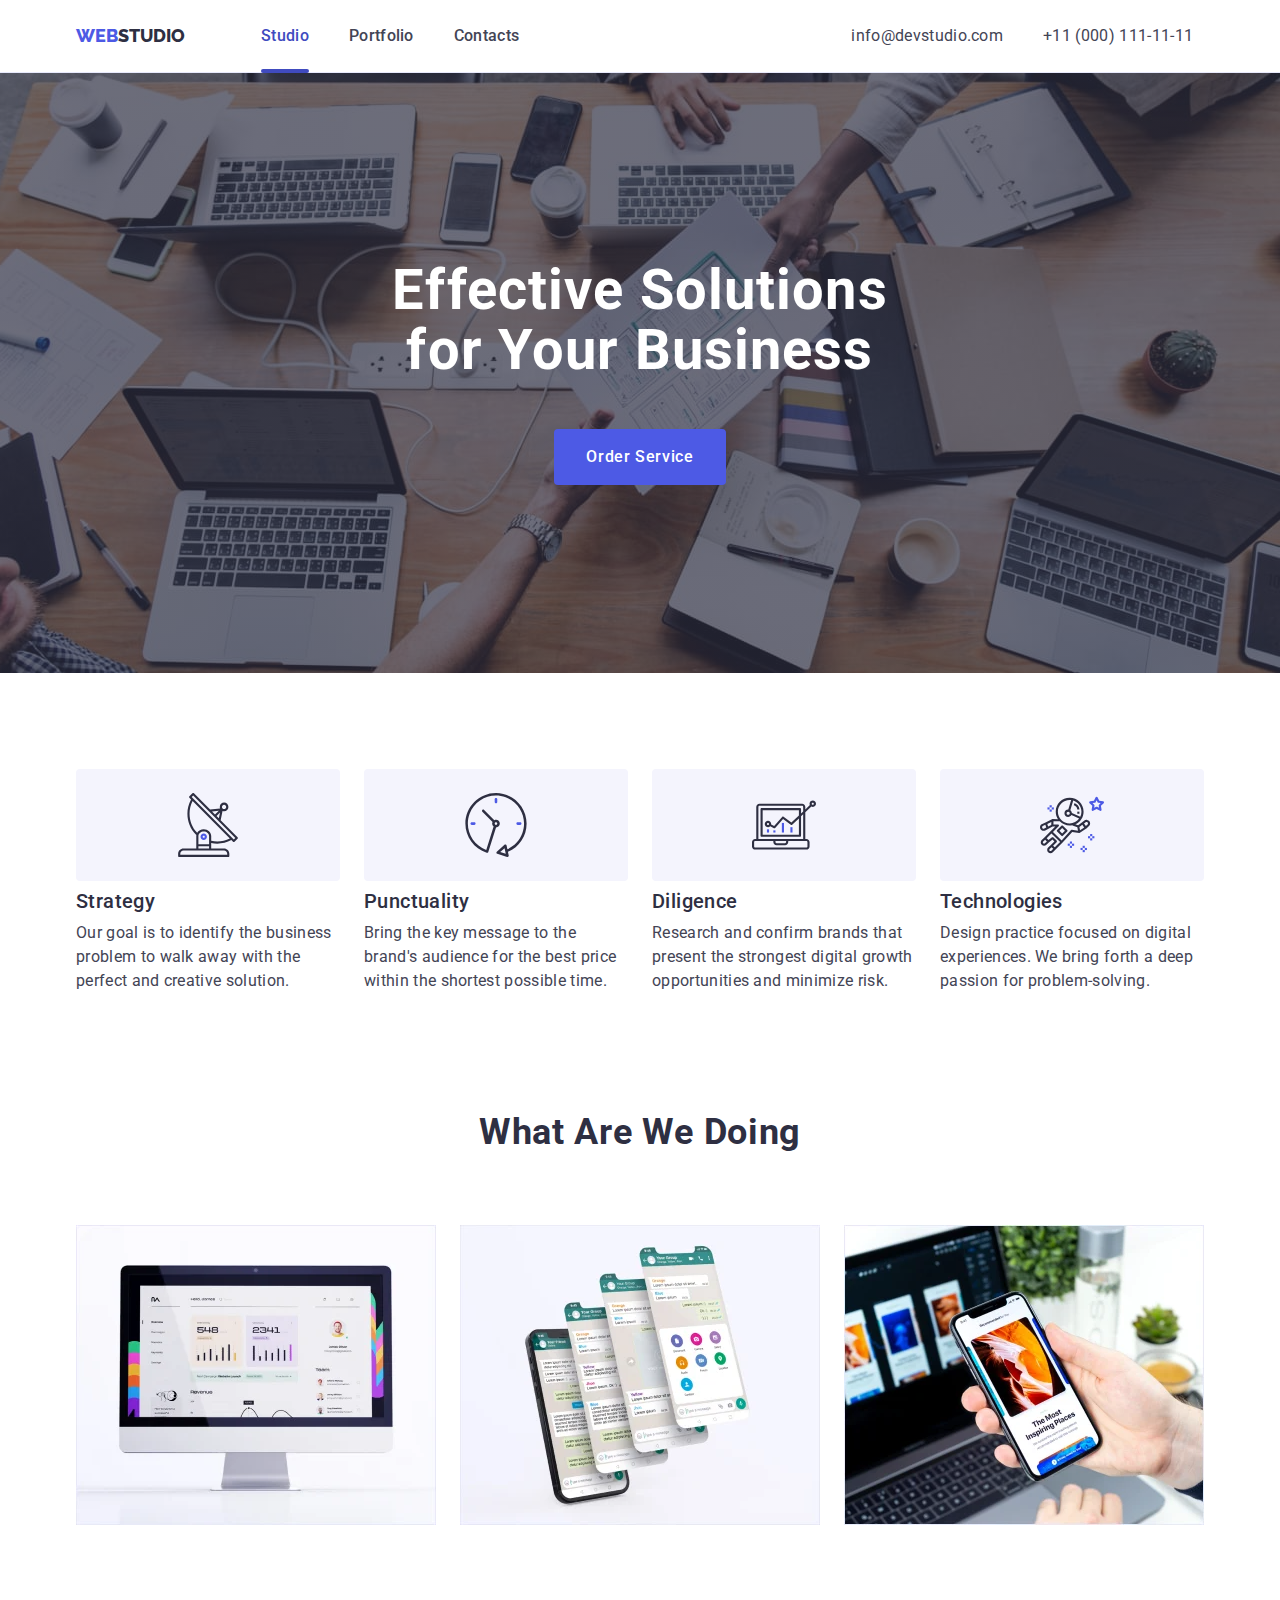
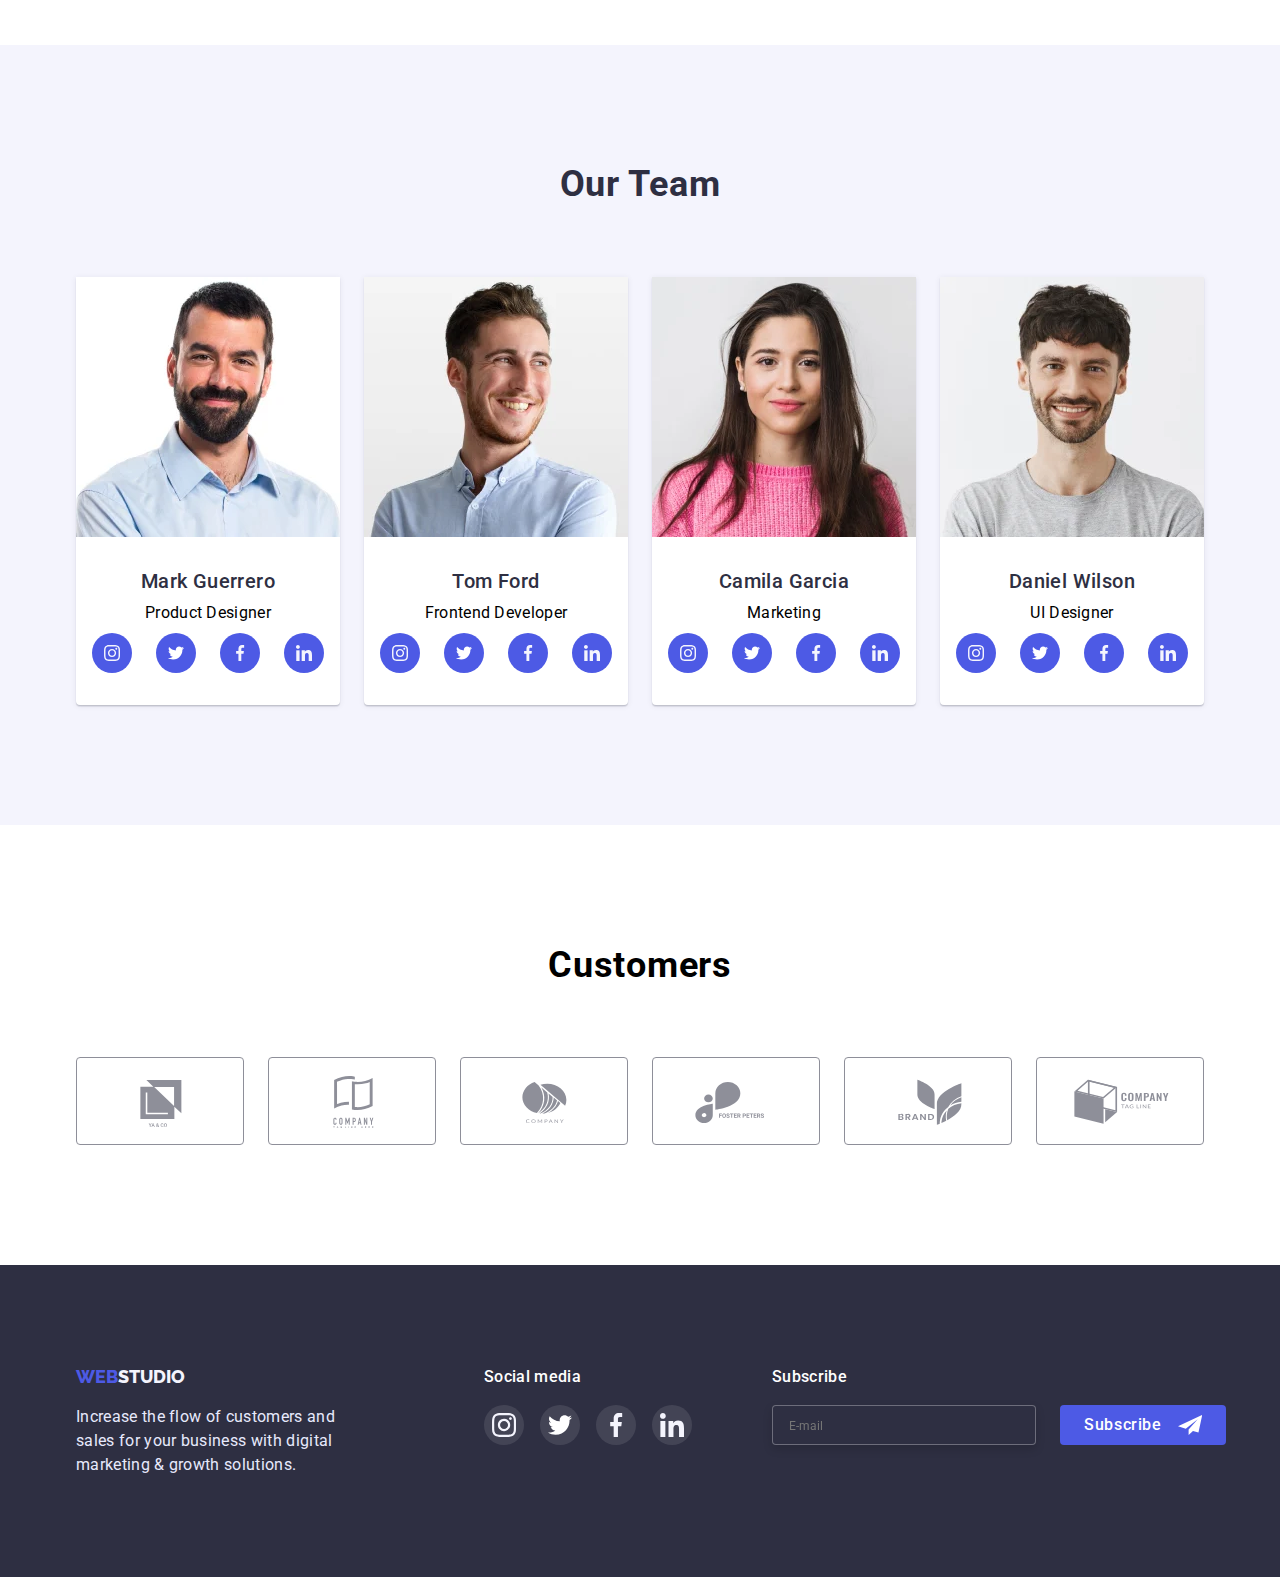
<file: index.html>
<!DOCTYPE html>
<html lang="en">
<head>
    <meta charset="UTF-8">
    <meta http-equiv="X-UA-Compatible" content="IE=edge">
    <meta name="viewport" content="width=device-width, initial-scale=1.0">
    <title>Main page</title>
    <link rel="preconnect" href="https://fonts.googleapis.com"><link rel="preconnect" href="https://fonts.gstatic.com" crossorigin><link href="https://fonts.googleapis.com/css2?family=Raleway:wght@800&family=Roboto:wght@400;500;700&display=swap" rel="stylesheet">
    <link rel="stylesheet" href="https://cdnjs.cloudflare.com/ajax/libs/modern-normalize/1.1.0/modern-normalize.css">
    <link rel="stylesheet" href="./css/style.css">
    <link rel="stylesheet" href="./css/mobile-menu.css">
</head>
<body>
     <!-- Head -->
        <header class="header">
            <div class="header_container container">
                 <a class="logo" href="index.html"><span class="web">WEB</span><span class="studio">STUDIO</span></a>
                 <button type="button" class="menu-button js-open-menu " >
                    <svg  width="32" height="32" 
                    aria-label="Mobile menu switch">
                        <use class="icon-menu" href="./img/symbol-defs-2.svg#icon-button">
                        </use>
                    </svg>   
                </button>
                        <div class="menu-container" >
                            <nav class="header_container navigation">
                            <ul class="menu-list">
                                <li><a class="menu-link current" href="index.html">Studio</a></li>
                                <li><a class="menu-link" href="portfolio.html">Portfolio</a></li>
                                <li><a class="menu-link" href="index.html">Contacts</a></li>
                            </ul>
                        </nav>
                        
                        <ul class="contacts header_container">
                           <li><a class="mail" href="mailto:info@devstudio.com">info@devstudio.com</a></li>  
                           <li><a class="phone-number" href="tel:+110001111111">+11 (000) 111-11-11 </a></li>
                    </ul>
                       </div>
                    
                
                   
        
            </div>
            <div class="mobile-menu js-menu-container" >
                <div class="mobile-menu-container">
                <button class="mobile-menu_close-btn js-close-menu" >
                    <svg class="mobile-menu_close-icon"  width="8" height="8">
                        <use class="" href="./img/symbol-defs-2.svg#icon-close">
                        </use>
                    </svg>   
                </button>
                
                    <div class="mobile-first-div">
                        <ul class="mobile-menu-ul">
                            <li><a class="mobile-menu-link" href="index.html">Studio</a></li>
                            <li><a class="mobile-menu-link" href="portfolio.html">Portfolio</a></li>
                            <li><a class="mobile-menu-link-contacts" href="index.html">Contacts</a></li>
                        </ul>
                    </div>
                   
                    <ul class="mobile-contacts">
                        <li class="mobile-menu-li"><a class="phone-number-menu" href="tel:+110001111111">+11 (000) 111-11-11 </a></li>
                        <li><a class="mail-menu" href="mailto:info@devstudio.com">info@devstudio.com</a></li>  
                        
                 </ul>
                    <ul class="social-mobile-menu">
                        <li class="social-li">
                            <a class="link-social" href="https://www.instagram.com/" target="_blank" rel="noopener noreferrer">
                            <svg class="size-svg" width="16px" height="16px">
                                <use class="social-network" href="./img/symbol-defs.svg#icon-instagram-2">
                                </use></svg>
                            </a>
                        </li>
                        <li class="social-li">
                            <a class="link-social" href="https://twitter.com/" target="_blank" rel="noopener noreferrer">
                            <svg class="size-svg" width="16px" height="16px">
                                <use class="social-network" href="./img/symbol-defs.svg#icon-twitter-1">
                                </use>
                            </svg>
                        </a>
                        </li>
                        <li class="social-li">
                            <a class="link-social" href="https://www.facebook.com/" target="_blank" rel="noopener noreferrer">
                            <svg class="size-svg"  width="16px" height="16px" >
                                <use class="social-network" href="./img/symbol-defs.svg#icon-facebook-1">
                                </use>
                            </svg>
                        </a>
                        </li>
                        <li class="social-li">
                            <a class="link-social" href="https://www.linkedin.com/" target="_blank" rel="noopener noreferrer">
                            <svg class="size-svg">
                                <use class="social-network" href="./img/symbol-defs.svg#icon-linkedin-1">
                                </use>
                            </svg>
                        </a>
                        </li>
                    
                    </ul>
                   </div>
                </div>
                
                
            </div>
            </div>
        </header>
        <main>
             <!-- Section-1 -->
            <section class="section hero">   
                     <div class="container">
                        <h1 class="hero-h1">Effective Solutions   for Your Business</h1>
                    <button class="button"  type="button" data-modal-open >Order Service</button>
                     </div>
                     <div class="backdrop is-hidden " data-modal>
                        <div class="modal">
                        <button class="button-hero" data-modal-close type="button">
                            <svg class="svg-hero" width="8" height="8">
                                <path class="close" d="M8 0.805714L7.19429 0L4 3.19429L0.805714 0L0 0.805714L3.19429 4L0 7.19429L0.805714 8L4 4.80571L7.19429 8L8 7.19429L4.80571 4L8 0.805714Z" fill="black"/>
                                </svg>
                                </button>
                                <strong class="modal-title">Leave your contacts and we will call you back</strong>
                                <div class="form-field">
                                    <label for="name" class="form-label">Name</label>
                                    <input type="text" class="form-input" name="name" id="name">
                                    <svg class="svg-form" width="18px" height="24px">
                                        <use class="svg-use" href="./img/symbol-defs.svg#icon-Vector-1">
                                        </use>
                                    </svg>
                                </div>
                                <div class="form-field">
                                    <label for="phone" class="form-label">Phone</label>
                                     <input  type="tel" class="form-input"  name="phone_number" id="phone" 
                                     />
                                     <svg class="svg-form" width="18px" height="24px">
                                        <use class="svg-use" href="./img/symbol-defs.svg#icon-Vector">
                                        </use>
                                    </svg>
                                     
                                </div>
                                <div class="form-field">
                                    <label for="mail" class="form-label">Email</label>
                                    <input type="email" class=" form-input" name="mail" id="mail">
                                    <svg class="svg-form" width="18px" height="24px">
                                        <use class="svg-use" href="./img/symbol-defs.svg#icon-Vector-2">
                                        </use>
                                    </svg>
                                </div>
                                <div class="form-field">
                                    <label for="Comments" class="form-label">Comments</label>
                                    <textarea class="for-message" name="Comments" id="Comments" cols="30" rows="10"></textarea>
                                </div>
                                <label class="order-form-agree" for="">
                                    <input class="order-form-checkbox" type="checkbox" name="" id="">
                                
                                <span class="order-form-desc">
                                    I accept the terms and conditions of the <a class="order-form-link" href="">Privacy Policy</a> 
                                </span>
                            </label>
                                <button class="button-send" type="submit">Send</button>
                        </div>
                     </div>
               </section>
             
               
                <!-- Section-2 -->
               
                <section class="section post">
                   <div class="container">
                    <ul class="ul-container">
                        <li class="post-li">
                            <div class="post-background">
                                <svg width="64" height="64">
                                    <use href="./img/symbol-defs.svg#icon-antenna-1"></use>
                                </svg>
                            </div>
                            <h3 class="post-name"> Strategy</h3>
                            <p class="post-desription">Our goal is to identify the business problem to walk away with the perfect and creative solution.  </p>
                        </li>
                        <li class="post-li">
                            <div class="post-background">
                                <svg width="64" height="64">
                                    <use href="./img/symbol-defs.svg#icon-clock-1"></use>
                                </svg>
                            </div>
                            <h3 class="post-name">Punctuality</h3>
                             <p class="post-desription">Bring the key message to the brand's audience for the best price within the shortest possible time.</p>
                        </li>
                        <li class="post-li">
                            <div class="post-background">
                                <svg width="64" height="64">
                                    <use href="./img/symbol-defs.svg#icon-diagram-1"></use>
                                </svg>
                            </div>
                            <h3 class="post-name">Diligence</h3>
                            <p class="post-desription">Research and confirm brands that present the strongest digital growth opportunities and minimize risk.</p>
                        </li>
                        <li class="post-li">
                            <div class="post-background">
                                <svg width="64" height="64">
                                    <use href="./img/symbol-defs.svg#icon-astronaut-1"></use>
                                </svg>
                            </div>
                            <h3 class="post-name">Technologies</h3>
                            <p class="post-desription">Design practice focused on digital experiences. We bring forth a deep passion for problem-solving.</p>
                        </li>                
            
                    </ul>
                   </div>
                   
            </section>
          
              <!-- What are we doing -->
              <section class="section we-doing">
                <div class="container container-title">
                    <h2 class="title">What are we doing</h2>
                <ul class="title-ul">
                    <li class="title-li"><img
                        srcset="./img/what-are-we-doing/img_1desc@1x.webp 1x, ./img/what-are-we-doing/img_1desc@2x.webp 2x"
                        src="img/rectangle72.jpg" alt="Statistic" width="360" height="300" loading="lazy" > </li>
                    <li class="title-li"><img
                        srcset="./img/what-are-we-doing/img_2desc@1x.webp 1x, ./img/what-are-we-doing/img_2desc@2x.webp 2x"
                        src="img/rectangle71-1.jpg" alt="Addition" width="360" height="300" loading="lazy"></li>
                    <li class="title-li"><img
                        srcset="./img/what-are-we-doing/img_3desc@1x.webp 1x, ./img/what-are-we-doing/img_3desc@2x.webp 2x"
                        src="img/rectangle71.jpg" alt="Site" width="360" height="300" loading="lazy"></li>
                </ul>
                </div>
            </section> 
              <!-- our team --> 
             <section class="section section-our-team">
               <div class="container">
                
                <h2 class="personnal">Our Team</h2>
                <ul class="list-ul">
                    <li class="list-card"> 
                        <img
                        srcset="./img/our-team/img_mob@1x.webp 1x, ./img/our-team/img_mob@2x.webp 2x" 
                        src="" alt="Mark Guerrero photo" width="264" height="260" loading="lazy">
                       <div class="card-content"> 
                        <h3 class="name-person">Mark Guerrero </h3> 
                        <p class="work">Product Designer</p>
                        
                        <ul class="social">
                            <li class="social-li">
                                <a class="link-social" href="https://www.instagram.com/" target="_blank" rel="noopener noreferrer">
                                <svg class="size-svg" width="16px" height="16px">
                                    <use class="social-network" href="./img/symbol-defs.svg#icon-instagram-2">
                                    </use></svg>
                                </a>
                            </li>
                            <li class="social-li">
                                <a class="link-social" href="https://twitter.com/" target="_blank" rel="noopener noreferrer">
                                <svg class="size-svg" width="16px" height="16px">
                                    <use class="social-network" href="./img/symbol-defs.svg#icon-twitter-1">
                                    </use>
                                </svg>
                            </a>
                            </li>
                            <li class="social-li">
                                <a class="link-social" href="https://www.facebook.com/" target="_blank" rel="noopener noreferrer">
                                <svg class="size-svg"  width="16px" height="16px" >
                                    <use class="social-network" href="./img/symbol-defs.svg#icon-facebook-1">
                                    </use>
                                </svg>
                            </a>
                            </li>
                            <li class="social-li">
                                <a class="link-social" href="https://www.linkedin.com/" target="_blank" rel="noopener noreferrer">
                                <svg class="size-svg">
                                    <use class="social-network" href="./img/symbol-defs.svg#icon-linkedin-1">
                                    </use>
                                </svg>
                            </a>
                            </li>
                        
                        </ul>
                    </div>
                    </li>
                <li class="list-card">
                    <img 
                    srcset="./img/our-team/img_mob@1x-1.webp 1x, ./img/our-team/img_tab@2x-1.webp 2x"
                    src="img/img-2.jpg" alt="Tom Ford photo" width="264" height="260" loading="lazy">
             <div class="card-content">
                <h3 class="name-person">Tom Ford</h3> 
                <p class="work git-hub">Frontend Developer</p>
             
             <ul class="social">
                <li class="social-li">
                    <a class="link-social" href="https://www.instagram.com/" target="_blank" rel="noopener noreferrer">
                    <svg class="size-svg" width="16px" height="16px">
                        <use class="social-network" href="./img/symbol-defs.svg#icon-instagram-2">
                        </use>
                    </svg>
                </a>
                </li>
                <li class="social-li">
                    <a class="link-social" href="https://twitter.com/" target="_blank" rel="noopener noreferrer">
                    <svg class="size-svg" width="16px" height="16px">
                        <use class="social-network" href="./img/symbol-defs.svg#icon-twitter-1">
                        </use>
                    </svg>
                </a>
                </li>
                <li class="social-li">
                    <a class="link-social" href="https://www.facebook.com/" target="_blank" rel="noopener noreferrer">
                    <svg class="size-svg"  width="16px" height="16px" >
                        <use class="social-network" href="./img/symbol-defs.svg#icon-facebook-1">
                        </use>
                    </svg>
                </a>
                </li>
                <li class="social-li">
                    <a class="link-social" href="https://www.linkedin.com/" target="_blank" rel="noopener noreferrer">
                    <svg class="size-svg">
                        <use class="social-network" href="./img/symbol-defs.svg#icon-linkedin-1">
                        </use>
                    </svg>
                </a>
                </li>
            
            </ul>
        </div>
            </li>
                <li class="list-card">
                    <img
                    srcset="./img/our-team/img_mob@1x-2.webp 1x, ./img/our-team/img_mob@2x-2.webp 2x"
                    src="img/img-1.jpg" alt="Camila Garcia photo" width="264" height="260" loading="lazy">
             <div class="card-content">
                <h3 class="name-person">Camila Garcia</h3> 
                <p class="work">Marketing</p>
             
             <ul class="social">
                <li class="social-li">
                    <a class="link-social" href="https://www.instagram.com/" target="_blank" rel="noopener noreferrer">
                    <svg class="size-svg" width="16px" height="16px">
                        <use class="social-network" href="./img/symbol-defs.svg#icon-instagram-2">
                        </use>
                    </svg>
                </a>
                </li>
                <li class="social-li">
                    <a class="link-social" href="https://twitter.com/" target="_blank" rel="noopener noreferrer">
                    <svg class="size-svg" width="16px" height="16px">
                        <use class="social-network" href="./img/symbol-defs.svg#icon-twitter-1">
                        </use>
                    </svg>
                </a>
                </li>
                <li class="social-li">
                    <a class="link-social" href="https://www.facebook.com/" target="_blank" rel="noopener noreferrer">
                    <svg class="size-svg"  width="16px" height="16px" >
                        <use class="social-network" href="./img/symbol-defs.svg#icon-facebook-1">
                        </use>
                    </svg>
                </a>
                </li>
                <li class="social-li">
                    <a class="link-social" href="https://www.linkedin.com/" target="_blank" rel="noopener noreferrer">
                    <svg class="size-svg">
                        <use class="social-network" href="./img/symbol-defs.svg#icon-linkedin-1">
                        </use>
                    </svg>
                </a>
                </li>
            
            </ul>
        </div>
            </li>
                <li class="list-card">
                    <img
                    srcset="./img/our-team/img_mob@1x-3.webp 1x, ./img/our-team/img_mob@2x-3.webp 2x"
                    src="img/img.jpg" alt="Daniel Wilson photo" width="264" height="260" loading="lazy">
             <div class="card-content">
                <h3 class="name-person">Daniel Wilson</h3> 
                <p class="work">UI Designer</p>
             
             <ul class="social">
                <li class="social-li">
                    <a class="link-social" href="https://www.instagram.com/" target="_blank" rel="noopener noreferrer">
                    <svg class="size-svg" width="16px" height="16px">
                        <use class="social-network" href="./img/symbol-defs.svg#icon-instagram-2">
                        </use>
                    </svg>
                </a>
                </li>
                <li class="social-li">
                    <a class="link-social" href="https://twitter.com/" target="_blank" rel="noopener noreferrer">
                    <svg class="size-svg" width="16px" height="16px">
                        <use class="social-network" href="./img/symbol-defs.svg#icon-twitter-1">
                        </use>
                    </svg>
                </a>
                </li>
                <li class="social-li">
                    <a class="link-social" href="https://www.facebook.com/" target="_blank" rel="noopener noreferrer">
                    <svg class="size-svg"  width="32px" height="32px" >
                        <use class="social-network" href="./img/symbol-defs.svg#icon-facebook-1">
                        </use>
                    </svg>
                </a>
                </li>
                <li class="social-li">
                    <a class="link-social" href="https://www.linkedin.com/" target="_blank" rel="noopener noreferrer">
                    <svg class="size-svg">
                        <use class="social-network" href="./img/symbol-defs.svg#icon-linkedin-1">
                        </use>
                    </svg>
                </a>
                </li>
            
            </ul>
        </div>
            </li>
                
            </ul>
        </div>
            </section>
            <section class="customers">
                <div class="container">
                    <h2 class="customers-title">Customers</h2>
                        <ul class="business-list">
                            <li class="business">
                                <a class="business-link" href="" target="_blank" rel="noopener noreferrer">
                                <svg class="customers-svg">
                                    <use class="brend-logo" href="./img/symbol-defs.svg#icon-Logo">
                                    </use>
                                </svg>
                            </a>
                                    </li>
                        <li class="business">
                            <a class="business-link" href="" target="_blank" rel="noopener noreferrer">
                            <svg class="customers-svg" >
                                <use class="brend-logo" href="./img/symbol-defs.svg#icon-Logo-11"></use>
                            </svg>
                        </a>
                        </li>
                        <li class="business">
                            <a class="business-link" href="" target="_blank" rel="noopener noreferrer">
                            <svg  class="customers-svg" >
                                <use class="brend-logo" href="./img/symbol-defs.svg#icon-Logo-2"></use>
                            </svg>
                        </a>
                        </li>
                <li class="business">
                    <a class="business-link" href="" target="_blank" rel="noopener noreferrer">
                    <svg class="customers-svg">
                    <use class="brend-logo" href="./img/symbol-defs.svg#icon-Logo-5"></use>
                </svg>
                    </a>
                </li>
                <li class="business">
                    <a class="business-link" href="" target="_blank" rel="noopener noreferrer">
                    <svg class="customers-svg">
                        <use class="brend-logo" href="./img/symbol-defs.svg#icon-Logo-4"></use>
                    </svg>
                    </a>    
                </li>
                <li class="business">
                    <a class="business-link" href="" target="_blank" rel="noopener noreferrer">
                    <svg class="customers-svg" width="104" height="56">
                        <use class="brend-logo" href="./img/symbol-defs.svg#icon-Logo-3"></use>
                    </svg>
                    </a>
                </li>
                
                
            </ul>
                </div>
                
            </section>

        
    </main> 
  <!-- Footer -->
 <footer class="footer">    
    <!-- logo -->
     <div class="container full-div">
        <div class="first-tablets-div">
        <div class=" footer-first-div">
            <a class="footer-logo" href="index.html"><span class="web">WEB</span><span class="studio-footer">STUDIO</span></a>
       
        <p class="footer-description">Increase the flow of customers and sales for your business with digital marketing & growth solutions.</p>
        </div>
        <div class=" footer-second-div">
            <p class="footer-link-all">Social media</p>
            <ul class="social-footer">
                <li class="social-li-footer">
                    <a class="footer-link-social" href="https://www.instagram.com/" target="_blank" rel="noopener noreferrer">
                        <svg class="size-svg-footer" width="16px" height="16px">
                            <use class="social-network-footer" href="./img/symbol-defs.svg#icon-instagram-2">
                            </use>
                        </svg>
                    </a>
                </li>
                <li class="social-li-footer">
                    <a class="footer-link-social" href="https://twitter.com/" target="_blank" rel="noopener noreferrer">
                        <svg class="size-svg-footer"  width="16px" height="16px" >
                            <use class="social-network-footer" href="./img/symbol-defs.svg#icon-twitter-1">
                            </use>
                        </svg>
                    </a>
                </li>
                <li class="social-li-footer">
                    <a class="footer-link-social" href="https://www.facebook.com/" target="_blank" rel="noopener noreferrer">
                        <svg class="size-svg-footer"  width="16px" height="16px" >
                            <use class="social-network-footer" href="./img/symbol-defs.svg#icon-facebook-1">
                            </use>
                        </svg>
                    </a>
                </li>
                <li class="social-li-footer">
                    <a class="footer-link-social" href="https://www.linkedin.com/" target="_blank" rel="noopener noreferrer">
                        <svg class="size-svg-footer">
                            <use class="social-network-footer" href="./img/symbol-defs.svg#icon-linkedin-1">
                            </use>
                        </svg>
                    </a>
                </li>
            </ul>
        </div>
    </div>
    
        <div>
            <p class="footer-link-all">  Subscribe</p>
            <div class="second-tablet-div">
            <form class="form-footer">
                <div class="footer-form-field">
                    <label for="user_email"></label>
                <input class="form-input-footer" type="email" name="email" placeholder="E-mail" id="user_email" />
                </div>
                
                    <button class="subscribe" type="submit">Subscribe
                        <svg class="" width="24px" height="24px">
                            <use class="" href="./img/symbol-defs.svg#icon-icon-send"></use>
                        </svg>
                    </button>
                    
                
            </form>
        </div>
        </div>
    
    </div>
</footer>
<script src="./js/mobile-menu.js"></script>
<script src="./js/modal.js"></script>
</body>

</html>
</file>
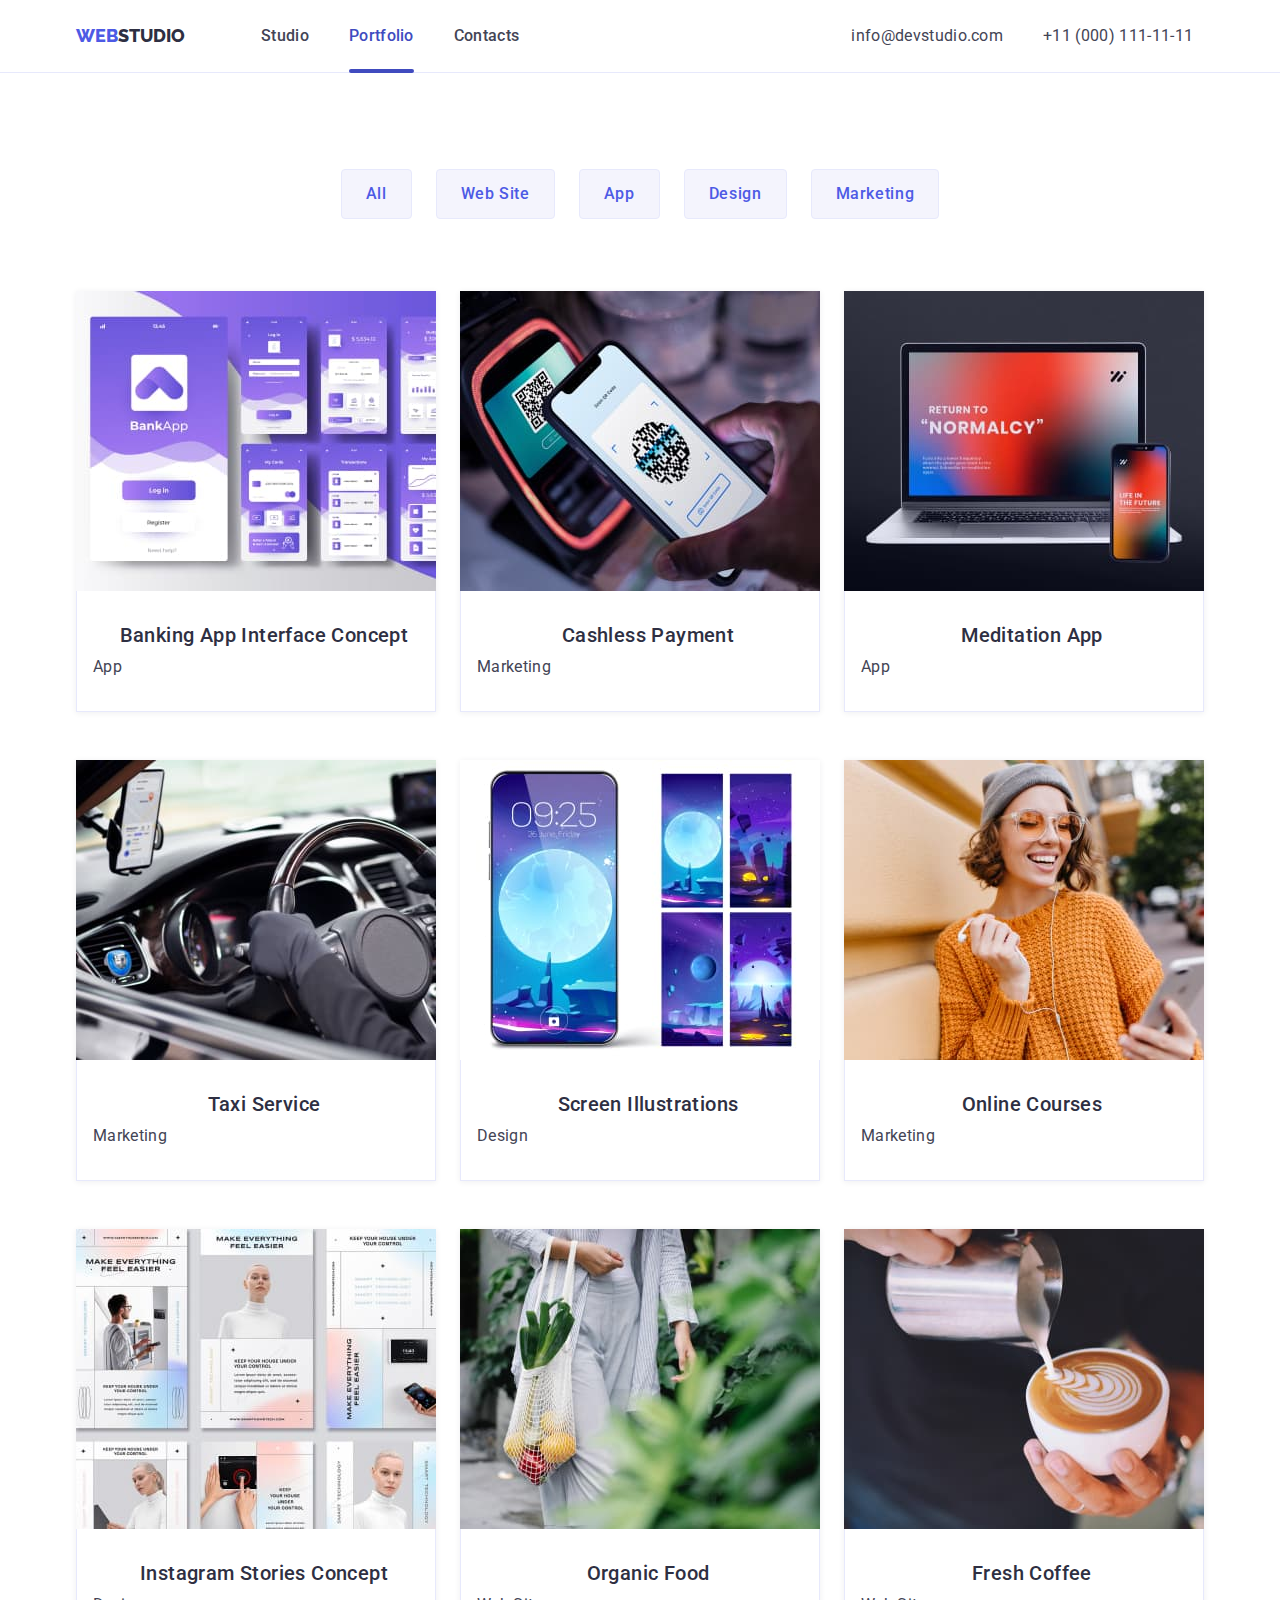
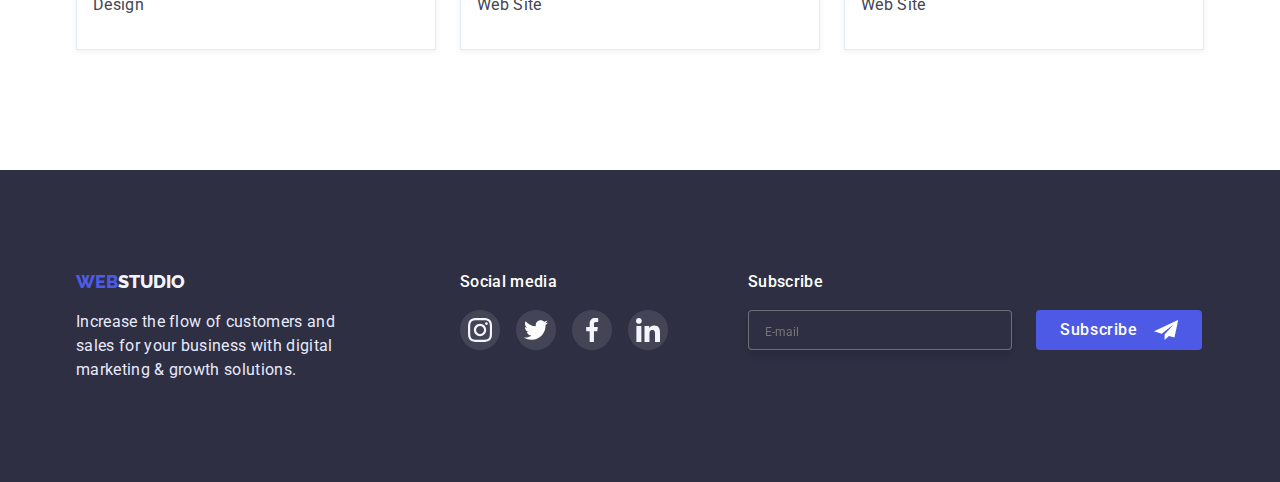
<file: portfolio.html>
<!DOCTYPE html>
<html lang="en">
<head>
    <meta charset="UTF-8">
    <meta http-equiv="X-UA-Compatible" content="IE=edge">
    <meta name="viewport" content="width=device-width, initial-scale=1.0">
    <title>Portfolio</title>
    <link rel="preconnect" href="https://fonts.googleapis.com"><link rel="preconnect" href="https://fonts.gstatic.com" crossorigin><link href="https://fonts.googleapis.com/css2?family=Raleway:wght@800&family=Roboto:wght@400;500;700&display=swap" rel="stylesheet">
    <link rel="stylesheet" href="https://cdnjs.cloudflare.com/ajax/libs/modern-normalize/1.1.0/modern-normalize.css">
    <link rel="stylesheet" href="./css/style.css"> 
    <link rel="stylesheet" href="./css/mobile-menu.css">
</head>
<body>
         <!-- Head -->
         <header class="header">
            <div class="header_container container">
                 <a class="logo" href="index.html"><span class="web">WEB</span><span class="studio">STUDIO</span></a>
                 <button type="button" class="menu-button js-open-menu " >
                    <svg  width="32" height="32" 
                    aria-label="Mobile menu switch">
                        <use class="icon-menu" href="./img/symbol-defs-2.svg#icon-button">
                        </use>
                    </svg>   
                </button>
                        <div class="menu-container" >
                            <nav class="header_container navigation"></nav>
                            <ul class="menu-list">
                                <li><a class="menu-link " href="index.html">Studio</a></li>
                                <li><a class="menu-link current" href="portfolio.html">Portfolio</a></li>
                                <li><a class="menu-link" href="index.html">Contacts</a></li>
                            </ul>
                        </nav>
                        
                        <ul class="contacts header_container">
                           <li><a class="mail" href="mailto:info@devstudio.com">info@devstudio.com</a></li>  
                           <li><a class="phone-number" href="tel:+110001111111">+11 (000) 111-11-11 </a></li>
                    </ul>
                       </div>
                    
                
                   
        
            </div>
            <div class="mobile-menu js-menu-container" >
                <div class="mobile-menu-container">
                <button class="mobile-menu_close-btn js-close-menu" >
                    <svg class="mobile-menu_close-icon"  width="8" height="8">
                        <use class="" href="./img/symbol-defs-2.svg#icon-close">
                        </use>
                    </svg>   
                </button>
                <div>
                    <div class="mobile-first-div">
                        <ul class="mobile-menu-ul">
                            <li><a class="mobile-menu-link" href="index.html">Studio</a></li>
                            <li><a class="mobile-menu-link" href="portfolio.html">Portfolio</a></li>
                            <li><a class="mobile-menu-link-contacts" href="index.html">Contacts</a></li>
                        </ul>
                    </div>
                   <div>
                    <ul class="mobile-contacts">
                        <li class="mobile-menu-li"><a class="phone-number-menu" href="tel:+110001111111">+11 (000) 111-11-11 </a></li>
                        <li><a class="mail-menu" href="mailto:info@devstudio.com">info@devstudio.com</a></li>  
                        
                 </ul>
                    <ul class="social-mobile-menu">
                        <li class="social-li">
                            <a class="link-social" href="https://www.instagram.com/" target="_blank" rel="noopener noreferrer">
                            <svg class="size-svg" width="16px" height="16px">
                                <use class="social-network" href="./img/symbol-defs.svg#icon-instagram-2">
                                </use></svg>
                            </a>
                        </li>
                        <li class="social-li">
                            <a class="link-social" href="https://twitter.com/" target="_blank" rel="noopener noreferrer">
                            <svg class="size-svg" width="16px" height="16px">
                                <use class="social-network" href="./img/symbol-defs.svg#icon-twitter-1">
                                </use>
                            </svg>
                        </a>
                        </li>
                        <li class="social-li">
                            <a class="link-social" href="https://www.facebook.com/" target="_blank" rel="noopener noreferrer">
                            <svg class="size-svg"  width="16px" height="16px" >
                                <use class="social-network" href="./img/symbol-defs.svg#icon-facebook-1">
                                </use>
                            </svg>
                        </a>
                        </li>
                        <li class="social-li">
                            <a class="link-social" href="https://www.linkedin.com/" target="_blank" rel="noopener noreferrer">
                            <svg class="size-svg">
                                <use class="social-network" href="./img/symbol-defs.svg#icon-linkedin-1">
                                </use>
                            </svg>
                        </a>
                        </li>
                    
                    </ul>
                   </div>
                </div>
                
                
            </div>
            </div>
        </header>
        <main>
             <!-- Section -->
             <section class="section-portfolio">
            <div class="container">
                <!-- Button -->
                <ul class="ul-button">
                    <li>
                        <button class="button-portfolio" type="button">All</button>
                    </li>
                    <li>
                        <button class="button-portfolio " type="button">Web Site</button>
                    </li>
                    <li>
                        <button class="button-portfolio" type="button">App</button>
                    </li>
                    <li>
                        <button class="button-portfolio" type="button">Design</button>
                    </li>
                    <li>
                        <button class="button-portfolio" type="button">Marketing</button>
                    </li>
                </ul>
           
                    <h1 class="visually-hidden">Portfolio</h1>
                <ul class="portfolio-list">
                    <li class="portfolio-item">
                        <a class="portfolio-link" href="">
                            <div class="box">
                                <img class="decorative" src="img-portfolio/img.jpg" alt="Banking App" width="360" height="300">
                                <div class="overlay">
                                    <div class="overlay-size">
                                        <p class="portfolio-list-p">14 Stylish and User-Friendly App Design Concepts · Task Manager App · Calorie Tracker App · Exotic Fruit Ecommerce App · Cloud Storage App</p>     
                                    </div>
                                   
                                  </div>
                            </div>
                            
                            <div class="work-content">
                                <h3 class="name-person">Banking App Interface Concept</h3>
                                    <p class="work-p" >App</p>
                            </div>    
                        </a>
                    </li>
                    <li class="portfolio-item">
                        <a class="portfolio-link" href="">
                            <div class="box">
                            <img src="img-portfolio/img1.jpg" alt="Cashless Payment" width="360" height="300">
                            <div class="overlay">
                                <div class="overlay-size">
                                    <p class="portfolio-list-p">14 Stylish and User-Friendly App Design Concepts · Task Manager App · Calorie Tracker App · Exotic Fruit Ecommerce App · Cloud Storage App</p>     
                                </div>
                               
                              </div>
                        </div>
                            <div class="work-content">
                                <h3 class="name-person">Cashless Payment</h3>
                                    <p class="work-p" >Marketing</p>
                                </div>    
                        </a>   
                    </li>
                    <li class="portfolio-item" >
                        <a class="portfolio-link" href="">
                            <div class="box">
                            <img src="img-portfolio/img2.jpg" alt="Meditation App" width="360" height="300">
                            <div class="overlay">
                                <div class="overlay-size">
                                    <p class="portfolio-list-p">14 Stylish and User-Friendly App Design Concepts · Task Manager App · Calorie Tracker App · Exotic Fruit Ecommerce App · Cloud Storage App</p>     
                                </div>
                               
                              </div>
                        </div>
                            <div class="work-content">
                                <h3 class="name-person">Meditation App</h3>
                                    <p class="work-p" >App</p>
                                </div>
                        </a>
                    </li>
                    <li class="portfolio-item">
                        <a class="portfolio-link" href="">
                            <div class="box">
                            <img src="img-portfolio/img3.jpg" alt="Taxi Service" width="360" height="300">
                            <div class="overlay">
                                <div class="overlay-size">
                                    <p class="portfolio-list-p">14 Stylish and User-Friendly App Design Concepts · Task Manager App · Calorie Tracker App · Exotic Fruit Ecommerce App · Cloud Storage App</p>     
                                </div>
                               
                              </div>
                        </div>
                            <div class="work-content">
                                <h3 class="name-person">Taxi Service</h3>
                                    <p class="work-p" >Marketing</p>
                                </div>
                        </a> 
                    </li>
                    <li class="portfolio-item">
                        <a class="portfolio-link" href="">
                            <div class="box">
                            <img src="img-portfolio/img4.jpg" alt="Screen" width="360" height="300">
                            
                            <div class="overlay">
                                <div class="overlay-size">
                                    <p class="portfolio-list-p">14 Stylish and User-Friendly App Design Concepts · Task Manager App · Calorie Tracker App · Exotic Fruit Ecommerce App · Cloud Storage App</p>     
                                </div>
                               
                              </div>
                        </div>
                        <div class="work-content">
                                <h3 class="name-person">Screen Illustrations</h3>
                                    <p class="work-p" >Design</p>
                                </div>
                        </a>
                    </li>
                    <li class="portfolio-item">
                        <a class="portfolio-link" href="">
                            <div class="box">
                            <img src="img-portfolio/img5.jpg" alt="Online Courses" width="360" height="300">
                            <div class="overlay">
                                <div class="overlay-size">
                                    <p class="portfolio-list-p">14 Stylish and User-Friendly App Design Concepts · Task Manager App · Calorie Tracker App · Exotic Fruit Ecommerce App · Cloud Storage App</p>     
                                </div>
                               
                              </div>
                        </div>
                            <div class="work-content">
                                <h3 class="name-person">Online Courses</h3>
                                    <p class="work-p" >Marketing</p>
                                </div>
                        </a>
                    </li>
                    <li class="portfolio-item">
                        <a class="portfolio-link" href="">
                            <div class="box">
                            <img src="img-portfolio/img6.jpg" alt="Instagram Stories" width="360" height="300">
                            <div class="overlay">
                                <div class="overlay-size">
                                    <p class="portfolio-list-p">14 Stylish and User-Friendly App Design Concepts · Task Manager App · Calorie Tracker App · Exotic Fruit Ecommerce App · Cloud Storage App</p>     
                                </div>
                               
                              </div>
                        </div>
                            <div class="work-content">
                                <h3 class="name-person">Instagram Stories Concept</h3>
                                    <p class="work-p" >Design</p>
                                </div>
                        </a>
                    </li>
                    <li class="portfolio-item">
                        <a class="portfolio-link" href="">
                            <div class="box">
                            <img src="img-portfolio/img7.jpg" alt="Organic Food" width="360" height="300">
                            <div class="overlay">
                                <div class="overlay-size">
                                    <p class="portfolio-list-p">14 Stylish and User-Friendly App Design Concepts · Task Manager App · Calorie Tracker App · Exotic Fruit Ecommerce App · Cloud Storage App</p>     
                                </div>
                               
                              </div>
                        </div>
                            <div class="work-content">
                                <h3 class="name-person">Organic Food</h3>
                                    <p class="work-p" >Web Site</p>
                                </div> 
                        </a>   
                    </li>
                    <li class="portfolio-item">
                        <a class="portfolio-link" href="">
                            <div class="box">
                            <img src="img-portfolio/img8.jpg" alt="Fresh Coffee" width="360" height="300">
                            <div class="overlay">
                                <div class="overlay-size">
                                    <p class="portfolio-list-p">14 Stylish and User-Friendly App Design Concepts · Task Manager App · Calorie Tracker App · Exotic Fruit Ecommerce App · Cloud Storage App</p>     
                                </div>
                               
                              </div>
                        </div>
                            <div class="work-content">
                                <h3 class="name-person">Fresh Coffee</h3>
                                    <p class="work-p" >Web Site</p>
                                </div>
                        </a>
                         
                    </li>
                    </ul>
            </div>
            </section>
        </main>
<!-- Footer -->
<footer class="footer">    
    <!-- logo -->
    <div class="container full-div">
        <div class=" footer-first-div">
            <a class="footer-logo" href="index.html"><span class="web">WEB</span><span class="studio-footer">STUDIO</span></a>
       
        <p class="footer-description">Increase the flow of customers and sales for your business with digital marketing & growth solutions.</p>
        </div>
        <div class=" footer-second-div">
            <p class="footer-link-all">Social media</p>
            <ul class="social-footer">
                <li class="social-li-footer">
                    <a class="footer-link-social" href="https://www.instagram.com/" target="_blank" rel="noopener noreferrer">
                        <svg class="size-svg-footer" width="16px" height="16px">
                            <use class="social-network-footer" href="./img/symbol-defs.svg#icon-instagram-2">
                            </use>
                        </svg>
                    </a>
                </li>
                <li class="social-li-footer">
                    <a class="footer-link-social" href="https://twitter.com/" target="_blank" rel="noopener noreferrer">
                        <svg class="size-svg-footer"  width="16px" height="16px" >
                            <use class="social-network-footer" href="./img/symbol-defs.svg#icon-twitter-1">
                            </use>
                        </svg>
                    </a>
                </li>
                <li class="social-li-footer">
                    <a class="footer-link-social" href="https://www.facebook.com/" target="_blank" rel="noopener noreferrer">
                        <svg class="size-svg-footer"  width="16px" height="16px" >
                            <use class="social-network-footer" href="./img/symbol-defs.svg#icon-facebook-1">
                            </use>
                        </svg>
                    </a>
                </li>
                <li class="social-li-footer">
                    <a class="footer-link-social" href="https://www.linkedin.com/" target="_blank" rel="noopener noreferrer">
                        <svg class="size-svg-footer">
                            <use class="social-network-footer" href="./img/symbol-defs.svg#icon-linkedin-1">
                            </use>
                        </svg>
                    </a>
                </li>
            </ul>
        </div>
        <div>
            <p class="footer-link-all">  Subscribe</p>
            <form class="form-footer">
                <div class="footer-form-field">
                    <label for="user_email"></label>
                <input class="form-input-footer" type="email" name="email" placeholder="E-mail" id="user_email" />
                </div>
                <div>
                    <button class="subscribe" type="submit">Subscribe
                        <svg class="" width="24px" height="24px">
                            <use class="" href="./img/symbol-defs.svg#icon-icon-send"></use>
                        </svg>
                    </button>
                    
                </div>
            </form>
        </div>
    </div>
</footer>
<script src="./js/modal.js"></script>
</body>

</html>
</file>
<file: css/style.css>
:root{
/* Font */

/* Text colors */
--main-txt-clr: #2E2F42;

--primari-brand-clr: #4D5AE5;

--pressed-state-clr: #404BBF;

--minor-text-clr: #434455;

--subtle-text-clr: #8E8F99;
 
--accent-clr: #E7E9FC;

--light-clr: #F4F4FD;

--success-clr: #31D0AA;

--success-clr-75: rgba(49, 208, 170, 0.75);

--success-clr-50: rgba(49, 208, 170, 0.5);
--success-clr-10: rgba(49, 208, 170, 0.1);


/* Background colors */ 
--hero-background-clr:#2E2F42;
--body-background-clr:#FFFFFF;
}
.link{
    color: var(--main-txt-clr);
}
.link:active{
    color: var(--primari-brand-clr);
}
h1,
h2,
h3,
h4,
h5,
h6,
p{
    margin: 0px;
}
img{
    display: block; 
    min-width: 100%;
    height: auto;

    object-fit: cover;
    object-position: center;
}
ul{
    list-style: none;
    margin: 0px;   
    padding: 0px;
}
a{
    text-decoration: none;
}

.container{
    /* Phone screen */
    width: 100%;
    padding: 0 16px;
    margin: 0 auto; 
    
}
@media screen and (min-width:428px) {
    .container{
        width:428px;
}
}
@media screen and (min-width:768px) {
    .container{
        
        width: 768px;
        
    }
}
@media screen and (min-width:1200px) {
.container{
    max-width: 1128px;
    padding: 0px;
    width: 1200px;
    margin: 0 auto;
}
}

.section{
    padding-top: 120px;
    padding-bottom: 120px;
}
body{
   background-color: var(--body-background-clr);
   font-family: 'Roboto',sans-serif;
 
}
.header{
    border-bottom: 1px solid var(--accent-clr);

    
    
    
}
.header_container{
    display: flex;
    align-items: center;
    justify-content: space-between;
    padding-top: 24px;
    padding-bottom: 24px;

}
@media screen and (min-width: 768px) {
    .header_container{
        display: flex;
        align-items: center;
        padding-top: 0;
        padding-bottom: 0;
    }
    
}
@media screen and (min-width: 1200px) {
    .header_container{
        display: flex;
        justify-content: flex-start;
    }
    
}
/* logo */
.web{
    font-family: 'Raleway',sans-serif;
font-style: normal;
font-weight: 800;
font-size: 18px;
line-height: 1.33;
color: #4D5AE5;


}
.studio{
    font-family: 'Raleway',sans-serif;
font-style: normal;
font-weight: 800;
font-size: 18px;
line-height: 1.33;

color: #2E2F42;

}
.logo{
    margin-right:auto;
    display: block;
}
@media screen and (min-width: 768px) {
    .logo{
        margin-right:120px;
        display: block; 
    }
    
}
@media screen and (min-width: 1200px) {
    .logo{
        margin-right: 76px;
        display: block;
    }
    
}
/* nav */
.menu-button{
    display: inline-flex;
    margin: 0px;
    padding: 0px;
    background-color: transparent;
    border: none;
}

.icon-menu{
    stroke: var(--main-txt-clr);

}
.menu-container{
    display: none;
}
@media screen and (min-width: 768px) {
    .menu-container{
        display: flex;
    }
}
@media screen and (min-width: 768px) {
    .menu-button{
        display: none;
    }
}
.menu-list{
    display: flex;
    padding-top: 24px;
    padding-bottom: 24px;
    padding-left: 0px;
    gap: 40px;
}
@media screen and (min-width: 1200px) {
    .menu-list{
        align-items: center;
    }
    
}
.contacts{
    display: flex;
    gap: 40px;
    margin-left: auto;
}
@media screen and (min-width: 768px) {
    .contacts{
        display: flex;
        flex-direction: column;
        justify-content: flex-end;
    gap: 6px;
    margin-left: 118px;
    padding-bottom: 8px;
    }  
}
@media screen and (min-width: 1200px) {
    .contacts{
        display: flex;
        flex-direction: row;
        gap: 40px;
        margin-right: 0px;
        padding-bottom: 0px;
        margin-left: 332px;
    }
    
}
.menu-link{
position: relative;
padding-top: 24px;
padding-bottom: 28px;
font-weight: 500;
font-size: 16px;
line-height: 1.5;
letter-spacing: 0.02em;
color: var(--minor-text-clr);
transition-property: color;
    transition-duration: 250ms;
    transition-timing-function: cubic-bezier(0.4, 0, 0.2, 1);
}
.menu-link:active{
color: var(--primari-brand-clr);
}
.menu-link:hover{
    color: var(--primari-brand-clr);
    
}
.menu-link:focus{
    color: var(--primari-brand-clr);
}
.menu-link.current::after{
    content: '' ;

    position: absolute;
    left: 0;
    bottom: 0;
    display: block;
    width: 100%;
    height: 4px;
    background-color: var(--pressed-state-clr);
    border-radius: 2px;

}
.current{
    color: var(--pressed-state-clr);
}
/* contacts */
.mail{
    font-weight: 500;
    font-size: 20px;
    line-height: 1.2;
    letter-spacing: 0.02em;

    color: var(--minor-text-clr);
    transition-property: color;
    transition-duration: 250ms;
    transition-timing-function: cubic-bezier(0.4, 0, 0.2, 1);  
}
@media screen and (min-width:768px) {
    .mail{
        font-weight: 400;
        font-size: 12px;
        line-height: 1.16;
        letter-spacing: 0.04em;
        color: var(--minor-text-clr);
        transition-property: color;
        transition-duration: 250ms;
        transition-timing-function: cubic-bezier(0.4, 0, 0.2, 1);  
    }
}
@media screen and (min-width:1200px) {
    .mail{
        font-weight: 400;
        font-size: 16px;
        line-height: 1.5;
        letter-spacing: 0.02em;
        color:var(--minor-text-clr);
        transition-property: color;
            transition-duration: 250ms;
            transition-timing-function: cubic-bezier(0.4, 0, 0.2, 1);  
    }
}
.mail:hover{
color: var(--primari-brand-clr);

}
.mail:focus{
    color: var(--primari-brand-clr);
}
.mail:active{
    color: var(--primari-brand-clr);
}
.phone-number{
    display: flex;
    font-weight: 700;
    font-size: 36px;
    line-height: 1.11;
    letter-spacing: 0.02em;
    color:var(--primari-brand-clr);
    transition-property: color;
    transition-duration: 250ms;
    transition-timing-function: cubic-bezier(0.4, 0, 0.2, 1);
}
@media screen and (min-width:768px) {
    .phone-number{
        font-weight: 400;
        font-size: 12px;
        line-height: 1.16;
        letter-spacing: 0.04em;
        color: var(--minor-text-clr);
        transition-property: color;
    transition-duration: 250ms;
    transition-timing-function: cubic-bezier(0.4, 0, 0.2, 1);
    }
}
@media screen and (min-width:1200px) {
    .phone-number{
        font-weight: 400;
font-size: 16px;
line-height: 1.5;
letter-spacing: 0.02em;
color: #434455;
width: 151px;
height: 24px;
left: 1133px;
top: 24px;
transition-property: color;
    transition-duration: 250ms;
    transition-timing-function: cubic-bezier(0.4, 0, 0.2, 1);
    }
}
.phone-number:hover{
    color: var(--primari-brand-clr);
    
}
.phone-number:focus{
    color: var(--primari-brand-clr);
}
.phone-number:active{
    color: var(--primari-brand-clr);
}
/* section1 */
.hero{background:var(--hero-background-clr);
    text-align: center;
    padding: 112px 0 108px 0;
    margin: 0 auto;
background-image:
linear-gradient(to right,
            rgba(46,47,66,0.7),
            rgba(46,47,66,0.7) 
        ), url(../img/hero/Dark-bg_mob@1x.webp);
        background-position:center;
        background-repeat: no-repeat;
        background-size: cover;
}
@media(min-resolution:2dppx){
    .hero{
        background:var(--hero-background-clr);
        text-align: center;
        background-image:
        linear-gradient(to right,
            rgba(46,47,66,0.7),
            rgba(46,47,66,0.7) 
        ),
         url(../img/hero/Dark-bg_mob@2x.webp);
         background-position:center;
        background-repeat: no-repeat;
        background-size: cover;
    }
}
@media screen and (min-width:481px) {
    .hero{
        background:var(--hero-background-clr);
        text-align: center;
        padding: 112px 0;
        background-image:
        linear-gradient(to right,
            rgba(46,47,66,0.7),
            rgba(46,47,66,0.7) 
        ),url(../img/hero/Dark-bg_tab@1x.webp); 
        background-position:center;
        background-repeat: no-repeat;
        background-size: cover; 
    }
    @media(min-resolution:2dppx){
        .hero{
            background:var(--hero-background-clr);
        text-align: center;
            background-image:
            linear-gradient(to right,
            rgba(46,47,66,0.7),
            rgba(46,47,66,0.7) 
        ),
            url(../img/hero/Dark-bg_tab@2x.webp);
            background-position:center;
        background-repeat: no-repeat;
        background-size: cover;
}
}
}
@media screen and (min-width:769px) {
    .hero{
        background:var(--hero-background-clr);
        text-align: center;
        background-image:
        linear-gradient(to right,
            rgba(46,47,66,0.7),
            rgba(46,47,66,0.7) 
        ),
        url(../img/hero/people-office-1_desc@1x.webp);  
        height: 436px;
        background-position:center;
        background-repeat: no-repeat;
        background-size: cover;
    }
    @media(min-resolution:2dppx){
        .hero{
            background:var(--hero-background-clr);
        text-align: center;
            background-image: 
            linear-gradient(to right,
            rgba(46,47,66,0.7),
            rgba(46,47,66,0.7) 
        ),
            url(../img/hero/people-office-1_desc@2x.webp);
            background-position:center;
        background-repeat: no-repeat;
        background-size: cover;
        
}
}
}
@media screen and (min-width:1200px) {
    .hero{
        background:var(--hero-background-clr);
        text-align: center;
        padding: 188px 0;
        height: 600px;
        max-width: 1440px;
        background-image:linear-gradient(to right,
            rgba(46,47,66,0.7),
            rgba(46,47,66,0.7) 
        ),
        url("../img/people-office.jpg");
        
        background-position:center;
        background-repeat: no-repeat;
        background-size: cover;
    }
}
.hero-h1{
    font-weight: 700;
font-size: 36px;
line-height: 1.11;
text-align: center;
letter-spacing: 0.02em;
color: #FFFFFF;
width: 320px;
margin: 0 auto;
margin-bottom: 72px;
}
@media screen and (min-width:768px) {
    .hero-h1{
        font-weight: 700;
        font-size: 56px;
        line-height: 1.071;
        text-align: center;
        letter-spacing: 0.02em;        
        color: var(--body-background-clr);
        width: 496px;
        margin: 0 auto;
        margin-bottom: 40px;
    }
}
@media screen and (min-width:1200px) {
    .hero-h1{
        font-weight: 700;
        font-size: 56px;
        line-height: 1.07;
        letter-spacing: 0.02em;
        color:var(--body-background-clr);
        margin: 0px auto;
        margin-bottom: 48px;
        width: 498px; 
    }
}
/* button */
.button{
    font-family: inherit;
    background-color: #4D5AE5;
    cursor: pointer;
    color: #FFFFFF;
    font-weight: 500;
    font-size: 16px;
    line-height: 1.5;
    letter-spacing: 0.04em;
    border: none;
    border-radius: 4px;
    padding: 16px 32px;
    transition-property: background-color;
        transition-duration: 250ms;
        transition-timing-function: cubic-bezier(0.4, 0, 0.2, 1); 
}
@media screen and (min-width:768px) {
    .button{
        font-family: inherit;
        background-color: #4D5AE5;
        cursor: pointer;
        color: #FFFFFF;
        font-weight: 500;
        font-size: 16px;
        line-height: 1.5;
        letter-spacing: 0.04em;
        border: none;
        border-radius: 4px;
        padding: 16px 32px;
        transition-property: background-color;
            transition-duration: 250ms;
            transition-timing-function: cubic-bezier(0.4, 0, 0.2, 1);   
    }
}
@media screen and (min-width:1200px) {
    .button{
        font-family: inherit;
        background-color: #4D5AE5;
        cursor: pointer;
        color: #FFFFFF;
        font-weight: 500;
        font-size: 16px;
        line-height: 1.5;
        letter-spacing: 0.04em;
        border: none;
        border-radius: 4px;
        padding: 16px 32px;
        transition-property: background-color;
            transition-duration: 250ms;
            transition-timing-function: cubic-bezier(0.4, 0, 0.2, 1);  
    }
}
.button:hover{
    background-color: #404BBF;
}
.button:focus{
    background-color: #404BBF;
}
.backdrop{
    position: fixed;
        top: 0; 
        left: 0;
        width: 100%;
        height: 100%;
        background-color: rgba(46, 47, 66, 0.4);
        opacity: 1;
        transition: opacity 250ms cubic-bezier(0.4, 0, 0.2 , 1 );
}
.backdrop.is-hidden{
    opacity: 0;
    pointer-events: none;
}

/* modal */
.modal{
    position: absolute;
        left: 50%;
        top: 50%;
        transform: translate(-50%,-50%)  ;
        padding: 72px 24px 24px;
        min-width: 392px;
        background-color:#FCFCFC ;
        box-shadow: 0px 1px 1px rgba(0, 0, 0, 0.14), 0px 1px 3px rgba(0, 0, 0, 0.12), 0px 2px 1px rgba(0, 0, 0, 0.2);
    border-radius: 4px;
}
@media screen and (min-width:428px) {
.modal{
    position: absolute;
        left: 50%;
        top: 50%;
        transform: translate(-50%,-50%)  ;
        padding: 72px 24px 24px;
        
        min-width: 392px;
        min-height: 586px;
        
        background-color:#FCFCFC ;
        box-shadow: 0px 1px 1px rgba(0, 0, 0, 0.14), 0px 1px 3px rgba(0, 0, 0, 0.12), 0px 2px 1px rgba(0, 0, 0, 0.2);
    border-radius: 4px;
    width: 95%;
    max-width: 392px;
        max-height: 586px;
        height: 95%;
    
}
}
    @media screen and (min-width:768px) {
        .modal{
            position: absolute;
        left: 50%;
        top: 50%;
        transform: translate(-50%,-50%)  ;
        padding: 72px 24px 24px;
        
        min-width: 392px;
        min-height: 586px;
        
        background-color:#FCFCFC ;
        box-shadow: 0px 1px 1px rgba(0, 0, 0, 0.14), 0px 1px 3px rgba(0, 0, 0, 0.12), 0px 2px 1px rgba(0, 0, 0, 0.2);
    border-radius: 4px;

            min-width: 408px; 
        }
    }
   
.modal-title{
    display: block;
        font-weight: 500;
    font-size: 16px;
    line-height: 1.5;
    text-align: center;
    letter-spacing: 0.02em;
    color: #2E2F42;
    margin-bottom: 16px;
    text-align: center;
}

.form-field {
    position: relative;
        margin-bottom: 8px;
        text-align: left;
}

.form-label {
    display: block;
        margin-bottom: 4px;
        font-weight: 400;
    font-size: 12px;
    line-height: 1.333;
    letter-spacing: 0.04em;
    color: #8E8F99;  
}

.svg-form{
    position: absolute;
        left: 4.44%;
    right: 89.44%;
    top: 44.83%;
    bottom: 13.79%;
    pointer-events: none;
}

.form-input {
    position: relative;
        display: block;
        width: 100%;
        padding-left: 38px;
        height: 40px;
        border: 1px solid rgba(33, 33, 33, 0.2);
    border-radius: 4px;
    transition-property: border-color;
        transition-duration: 250ms;
        transition-timing-function: cubic-bezier(0.4, 0, 0.2, 1);
        outline: none;
}
.form-input:hover,
.for-message:hover
{
    border-color: var(--primari-brand-clr);
    
}
.form-input:focus,
.for-message:focus
{
    border-color: var(--primari-brand-clr);
    
}
.svg-form{
    display: block;
    fill: var(--main-txt-clr);
    transition-property: fill;
    transition-duration: 250ms;
    transition-timing-function: cubic-bezier(0.4, 0, 0.2, 1);
}

.form-input:hover ~ .svg-form,
.form-input:focus ~ .svg-form
{
   fill: var(--primari-brand-clr);
}
.for-message{
    display: block;
            width: 100%;
            height: 120px;
            border: 1px solid rgba(33, 33, 33, 0.2);
            border-radius: 4px;
            transition-property: border-color;
                transition-duration: 250ms;
                transition-timing-function: cubic-bezier(0.4, 0, 0.2, 1);
            resize: none;
            outline: none;
    }
    .order-form-agree{
        display: flex;
            align-items: center;
            
            gap: 8px;  
    }
    .order-form-checkbox{
        appearance: none;
        width: 16px;
        height: 16px;
        border: 1.25px solid var(--hero-background-clr);
border-radius: 2px;
background-image: url("data:image/svg+xml,%3Csvg xmlns='http://www.w3.org/2000/svg' viewBox='0 0 512 512'%3E%3C!--! Font Awesome Pro 6.3.0 by @fontawesome - https://fontawesome.com License - https://fontawesome.com/license (Commercial License) Copyright 2023 Fonticons, Inc. --%3E%3Cpath d='M470.6 105.4c12.5 12.5 12.5 32.8 0 45.3l-256 256c-12.5 12.5-32.8 12.5-45.3 0l-128-128c-12.5-12.5-12.5-32.8 0-45.3s32.8-12.5 45.3 0L192 338.7 425.4 105.4c12.5-12.5 32.8-12.5 45.3 0z' fill='%23fff'/%3E%3C/svg%3E");
background-repeat: no-repeat;
background-position: center;
background-size: 10px;
transition-property: background-color,border-color;
transition-duration: 250ms;
transition-timing-function: cubic-bezier(0.4, 0, 0.2, 1);  
}

.order-form-checkbox:checked{
   background-color: var(--pressed-state-clr);
   border-color: var(--pressed-state-clr);
}
.order-form-desc{
    font-weight: 400;
    font-size: 12px;
    line-height: 1.33;
    letter-spacing: 0.04em;
    color: #757575;
}
.order-form-link{
    color: var(--primari-brand-clr);
        text-decoration: underline;
        text-underline-offset:2px; 
}

.button-send{
    min-width: 169px;

    font-family: inherit;
    background-color: #4D5AE5;
    cursor: pointer;
    color: #FFFFFF;
    font-weight: 500;
    font-size: 16px;
    line-height: 1.5;
    letter-spacing: 0.04em;
    border: none;
    border-radius: 4px;
    padding: 16px 32px;
    margin: 0 auto;
    margin-top: 24px;
    transition-property: background-color;
        transition-duration: 250ms;
        transition-timing-function: cubic-bezier(0.4, 0, 0.2, 1); 

    }
    .button-send:hover{
        background-color: var(--pressed-state-clr);
    }
.button-hero{
    display: flex;
    justify-content: center;
    align-items: center;
    color:#000;
    background-color: #E7E9FC;
border: 1px solid rgba(0, 0, 0, 0.1);
border-radius: 50%;
cursor: pointer;

position: absolute;
width: 24px;
height: 24px;
right: 24px;
top: 24px;

transition-property: background-color,color;
    transition-duration: 250ms;
    transition-timing-function: cubic-bezier(0.4, 0, 0.2, 1);

}
.button-hero:hover{
    background-color: var(--pressed-state-clr);
    color: #FFFFFF;
}
.button-hero:focus{
    background-color: var(--pressed-state-clr);
    color: #FFFFFF;
}
.svg-hero{
    position: absolute;

}

.close{
    fill:currentColor;
        transition-property: fill;
        transition-duration: 250ms;
        transition-timing-function: cubic-bezier(0.4, 0, 0.2, 1); 
}
.close:hover{
   
    fill: white;
}

/* section2 */
.ul-container{
    display: flex;
    align-items: center;
    flex-direction: column;
    
    padding: 0px;
    gap: 72px 24px;
    
}
@media screen and (min-width:768px) {
    .ul-container{
        display: flex;
        align-items: center;
        flex-direction: row; 
        flex-wrap: wrap;
        
    }
}

@media screen and (min-width:1200px) {
    .ul-container{
        display: flex;
        flex-direction: row;
        flex-wrap: nowrap;
        gap: 24px;
    }
}
.post{
    padding-top: 96px;
    padding-bottom: 96px;
}

@media screen and (min-width:1200px) {
    .post{
        padding-bottom: 0px;
    }
}
@media screen and (min-width:768px) {
    .post-li{
      flex-basis: calc((100% - 24px) / 2);; 
    }
}

@media screen and (min-width:1200px) {
    .post-li{
        flex-basis:calc((100% - (3 * 24) / 4));
         
       
    }
}
.post-background{
    display: none;
}
@media screen and (min-width:1200px) {
    .post-background{
        display: flex;
        align-items: center;
        justify-content: center;
        height: 112px;
        border-radius: 4px;
        background-color: var(--light-clr);
        margin-bottom: 8px; 
    }
}
.post-name{
 font-weight: 700;
font-size: 36px;
line-height: 1.11;
text-align: center;
letter-spacing: 0.02em;
text-transform: capitalize;
color: #2E2F42;
    /* font-weight: 500;
    font-size: 20px;
    line-height: 1.2;
    letter-spacing: 0.02em;
    color: #2E2F42;
    margin-top: 0px;
    margin-bottom: 0px; */
}
@media screen and (min-width:768px) {
    .post-name{
     text-align: left;
    }
}
@media screen and (min-width:1200px) {
    .post-name{
        font-weight: 500;
    font-size: 20px;
    line-height: 1.2;
    letter-spacing: 0.02em;
    color: #2E2F42;
    margin-top: 0px;
    margin-bottom: 0px;
    }
}

.post-desription{
    font-weight: 500;
font-size: 16px;
line-height: 1.5;
letter-spacing: 0.02em;
color: #434455;
    
}
@media screen and (min-width:768px) {
    .post-desription{
        font-weight: 500;
        font-size: 16px;
        line-height: 1.5;
        letter-spacing: 0.02em;
        color: #434455;
        margin-top: 8px;
    }
}
@media screen and (min-width:1200px) {
    .post-desription{
        font-weight: 400;
        font-size: 16px;
        line-height: 1.5;    
        letter-spacing: 0.02em; 
        color: #434455;
        margin-top: 8px;
        margin-bottom: 0px; 
    }
}
/* what are we doing */
.we-doing{
    display: none;
}
@media screen and (min-width:1200px) {
    .we-doing{
        display: flex;
        padding-bottom: 120px;
    }
}
.title{
    font-weight: 700;
    font-size: 36px;
    line-height: 1.11;
    letter-spacing: 0.02em;
    text-transform: capitalize;
    color: #2E2F42;
    text-align: center;
    margin-bottom: 72px;
}
.title-ul{
    display: flex;  
}
.title-li{
    width: 360px;
    height: 300px;
    margin-right: 24px; 
}
.title-li:last-child{
    margin-right: 0;
}
/* our team */
.section-our-team{
    background-color: var(--light-clr);
    padding-bottom: 128px;
    padding-top: 96px;
}
@media screen and (min-width:768px) {
    .section-our-team{
        background-color: var(--light-clr);
        padding-bottom: 104px;
        
    }
}
@media screen and (min-width:1200px) {
    .section-our-team{
        background-color: var(--light-clr);
        padding-bottom: 120px;
        padding-top: 120px;
    }
}
.list-card{
    width: 264px;
    background-color: var(--body-background-clr);
        box-shadow: 0px 1px 6px rgba(46, 47, 66, 0.08), 0px 1px 1px rgba(46, 47, 66, 0.16), 0px 2px 1px rgba(46, 47, 66, 0.08);
        border-radius: 0px 0px 4px 4px;  
        margin-bottom: 72px;
    margin-right: auto;
    margin-left: auto;
}
.list-card:last-child{
    margin-bottom: 0;
}
@media screen and (min-width:768px) {
    .list-card{
        margin: 0;
        background-color: var(--body-background-clr);
        box-shadow: 0px 1px 6px rgba(46, 47, 66, 0.08), 0px 1px 1px rgba(46, 47, 66, 0.16), 0px 2px 1px rgba(46, 47, 66, 0.08);
        border-radius: 0px 0px 4px 4px;  
    }
}
@media screen and (min-width:1200px) {
    .list-card{
        background-color: var(--body-background-clr);
        box-shadow: 0px 1px 6px rgba(46, 47, 66, 0.08), 0px 1px 1px rgba(46, 47, 66, 0.16), 0px 2px 1px rgba(46, 47, 66, 0.08);
        border-radius: 0px 0px 4px 4px;  
    
    }
}
@media screen and (min-width:768px) {
    .list-ul{
        display: flex;
    flex-wrap: wrap;
    flex-direction: row;
    justify-content: center;
    column-gap: 24px ;
    row-gap: 64px;
    }
}
@media screen and (min-width:1200px) {
    .list-ul{
        display: flex;
        flex-wrap: nowrap;
        text-align: center;
        padding: 0px;
        margin-bottom:0; 
    }
}
.personnal{
    font-weight: 700;
    font-size: 36px;
    line-height: 1.11;
    letter-spacing: 0.02em;
    text-transform: capitalize;
    text-align: center;
    color: #2E2F42;
    margin: 0px;
    margin-bottom: 72px; 
}
@media screen and (min-width:768px) {
    .personnal{
        font-weight: 700;
        font-size: 36px;
        line-height: 1.11;
        letter-spacing: 0.02em;
        text-transform: capitalize;
        text-align: center;
        color: #2E2F42;
        margin: 0px;
        margin-bottom: 72px; 
    }
}
@media screen and (min-width:1200px) {
    .personnal{
        font-weight: 700;
        font-size: 36px;
        line-height: 1.11;
        letter-spacing: 0.02em;
        text-transform: capitalize;
        text-align: center;
        color: #2E2F42;
        margin: 0px;
        margin-bottom: 72px; 
    }
}
.name-person{
    font-weight: 500;
    font-size: 20px;
    line-height: 1.2;
    letter-spacing: 0.02em;
    color: #2E2F42;
    margin: 0px 0px 8px 0px;
    text-align: center;
}
@media screen and (min-width:768px) {
    .name-person{
        font-weight: 500;
        font-size: 20px;
        line-height: 1.2;
        letter-spacing: 0.02em;
        color: #2E2F42;
        margin: 0px 0px 8px 0px;
    }
}
@media screen and (min-width:1200px) {
    .name-person{
        font-weight: 500;
        font-size: 20px;
        line-height: 1.2;
        letter-spacing: 0.02em;
        color: #2E2F42;
        margin: 0px 0px 8px 0px; 
    }
}
.card-content{
    
    padding-top: 32px;
    
        padding-bottom:32px;  
    }

@media screen and (min-width:768px) {
    .card-content{
        padding-top: 32px;
    
        padding-bottom:32px;  
    } 
    }

@media screen and (min-width:1200px) {
    .card-content{
        padding-top: 32px;
    
        padding-bottom:32px;  
    }
}
.work{
    font-weight: 400;
        font-size: 16px;
        line-height: 1.5;
        text-align: center;
        letter-spacing: 0.02em;
            margin-bottom: 8px; 
}
@media screen and (min-width:768px) {
    .work{
        font-weight: 400;
        font-size: 16px;
        line-height: 1.5;
        text-align: center;
        letter-spacing: 0.02em;
            margin-bottom: 8px; 
    }
}
@media screen and (min-width:1200px) {
    .work{
        font-weight: 400;
        font-size: 16px;
        line-height: 1.5;
        text-align: center;
        letter-spacing: 0.02em;
            margin-bottom: 8px; 
    }
}
    .social-network{
        fill: #ffffff;
            margin: 12px; 

    }
    @media screen and (min-width:768px) {
        .social-network{
            fill: #ffffff;
            margin: 12px;  
        }
    }
    @media screen and (min-width:1200px) {
        .social-network{
            fill: #ffffff;
            margin: 12px; 
        }
    }
    .social{
        display: flex;
            justify-content: center;
            gap: 24px;
        
    }
    @media screen and (min-width:768px) {
        .social{
            display: flex;
            justify-content: center;
            gap: 24px; 
        }
    }
    @media screen and (min-width:1200px) {
        .social{
            display: flex;
            justify-content: center;
            gap: 24px;
            
        }
    }
    .social-li{
        
        width: 40px;
            height: 40px; 
        
    }
    @media screen and (min-width:768px) {
        .social-li{
            width: 40px;
            height: 40px; 
        }
    }
    @media screen and (min-width:1200px) {
        .social-li{
            width: 40px;
            height: 40px; 
        }
    }
    .link-social:hover{
        background-color: var(--pressed-state-clr);
    }
    .link-social:focus{
        background-color: var(--pressed-state-clr);
    }

    .size-svg{
        width: 16px;
            height: 16px;  
        
    }
    @media screen and (min-width:768px) {
        .size-svg{
            width: 16px;
            height: 16px;   
        }
    }
    @media screen and (min-width:1200px) {
        .size-svg{
            width: 16px;
            height: 16px;      
        }
    }
    .link-social{
        display: flex;
            align-items: center;
            justify-content: center;
            background-color:var(--primari-brand-clr);
            border-radius: 50%;
            width: 100%;
            height: 100%;
    
            transition-property: background-color;
        transition-duration: 250ms;
        transition-timing-function: cubic-bezier(0.4, 0, 0.2, 1);

    }
    @media screen and (min-width:768px) {
        .link-social{
            display: flex;
            align-items: center;
            justify-content: center;
            background-color:var(--primari-brand-clr);
            border-radius: 50%;
            width: 100%;
            height: 100%;
    
            transition-property: background-color;
        transition-duration: 250ms;
        transition-timing-function: cubic-bezier(0.4, 0, 0.2, 1);
        }
    }
    @media screen and (min-width:1200px) {
        .link-social{
            display: flex;
            align-items: center;
            justify-content: center;
            background-color:var(--primari-brand-clr);
            border-radius: 50%;
            width: 100%;
            height: 100%;
    
            transition-property: background-color;
        transition-duration: 250ms;
        transition-timing-function: cubic-bezier(0.4, 0, 0.2, 1);   
        }
    }
/* Customers */
.business{
    
    width: 190px;
    height: 88px;
    
    

}


@media screen and (min-width:768px) {
    .business{
      width: 168px;
      height: 88px;
    }
}
@media screen and (min-width:1200px) {
    .business{
        width: 168px;
        height: 88px;
        margin-bottom:0;
    }
}
.customers{
    padding-top: 96px;
    padding-bottom: 96px;
}
@media screen and (min-width:1200px) {
    .customers{
        padding-top: 120px;
        padding-bottom: 120px; 
    }
}
.customers-title{
    font-weight: 700;
    font-size: 36px;
    line-height: 40px;
    text-align: center;
    letter-spacing: 0.02em;
    margin-bottom: 72px;
}
@media screen and (min-width:768px) {
    .customers-title{
        font-weight: 700;
        font-size: 36px;
        line-height: 40px;
        text-align: center;
        letter-spacing: 0.02em;
        margin-bottom: 72px;
    }
}
@media screen and (min-width:1200px) {
    .customers-title{
        font-weight: 700;
        font-size: 36px;
        line-height: 40px;
        text-align: center;
        letter-spacing: 0.02em;
        
    }
}
.business-list{
    display: flex;
  flex-wrap: wrap;
  row-gap:72px ;
    column-gap:16px; 
        align-items: center;
        justify-content: center;
        
    
}
@media screen and (min-width:768px) {
    .business-list{
    display: flex;
    flex-wrap: wrap;  
    align-items: center; 
    justify-content: center;
    column-gap: 24px;
    
    
    }
}
@media screen and (min-width:1200px) {
    .business-list{
        display: flex;
        flex-wrap: nowrap;
        gap: 24px; 
        
        
    }
}
.business-link{
    display: flex;
        justify-content: center;
        align-items: center;
        border: 1px solid currentColor;
        border-radius: 4px;
        color: var(--subtle-text-clr);
        width: 100%;
        height: 100%;
        cursor: pointer;
    
        transition-property: color;
        transition-duration: 250ms;
        transition-timing-function: cubic-bezier(0.4, 0, 0.2, 1); 
}
@media screen and (min-width:768px) {
    .business-link{
        display: flex;
        justify-content: center;
        align-items: center;
        border: 1px solid currentColor;
        border-radius: 4px;
        color: var(--subtle-text-clr);
        width: 100%;
        height: 100%;
        cursor: pointer;
    
        transition-property: color;
        transition-duration: 250ms;
        transition-timing-function: cubic-bezier(0.4, 0, 0.2, 1); 
    }
}
@media screen and (min-width:1200px) {
    .business-link{
        display: flex;
        justify-content: center;
        align-items: center;
        border: 1px solid currentColor;
        border-radius: 4px;
        color: var(--subtle-text-clr);
        width: 100%;
        height: 100%;
        cursor: pointer;
    
        transition-property: color;
        transition-duration: 250ms;
        transition-timing-function: cubic-bezier(0.4, 0, 0.2, 1);  
    }
}
.business-link:hover,
.business-link:focus{
    color: var(--pressed-state-clr);
}
.customers-svg{
    fill: currentColor;
    width: 110px;
    height: 56px; 
}
@media screen and (min-width:768px) {
    .customers-svg{
        fill: currentColor;
        width: 104px;
        height: 56px; 
    }
}
@media screen and (min-width:1200px) {
    .customers-svg{
        fill: currentColor;
        width: 104px;
        height: 56px; 
    }
}
/* footer */

.footer-description{
    width: 264px;
    text-align: left;
        font-weight: 400;
        font-size: 16px;
        line-height: 1.5;
        letter-spacing: 0.02em;
        color:var(--accent-clr);
        margin: 0 auto;
        margin-top: 16px;
        
        
}
@media screen and (min-width:768px) {
    .footer-description{
        
        max-width: 264px;
        font-weight: 400;
        font-size: 16px;
        line-height: 1.5;
        letter-spacing: 0.02em;
        color:var(--accent-clr);
        margin-top: 16px  
    }
}
@media screen and (min-width:1200px) {
    .footer-description{
        max-width: 264px;
        font-weight: 400;
        font-size: 16px;
        line-height: 1.5;
        letter-spacing: 0.02em;
        color:var(--accent-clr);
        margin-top: 16px   
    }
}
.footer{
    position: relative;
    background: #2E2F42;
    margin-right: auto; 
    margin-left: auto;

}
@media screen and (min-width:768px) {
    .footer{
        background: #2E2F42;
        margin-right: auto; 
        margin-left: auto;
    }
}
@media screen and (min-width:1200px) {
    .footer{
        background: #2E2F42;
        padding: 100px 0;
        margin-right: auto; 
        margin-left: auto;   
    }
}
.studio-footer{
    color: #F4F4FD;
        font-family: 'Raleway',sans-serif;
    font-style: normal;
    font-weight: 800;
    font-size: 18px;
    line-height: 1.16; 
}
@media screen and (min-width:768px) {
    .studio-footer{
        color: #F4F4FD;
        font-family: 'Raleway',sans-serif;
    font-style: normal;
    font-weight: 800;
    font-size: 18px;
    line-height: 1.16;  
    }
}
@media screen and (min-width:1200px) {
    .studio-footer{
        color: #F4F4FD;
        font-family: 'Raleway',sans-serif;
    font-style: normal;
    font-weight: 800;
    font-size: 18px;
    line-height: 1.16; 
    }
}
.footer-link-all{
    text-align: center;
    font-weight: 500;
    font-size: 16px;
    line-height: 24px;
    letter-spacing: 0.02em;
    color:var(--body-background-clr);
    margin-bottom: 16px;
}
@media screen and (min-width:768px) {
    .footer-link-all{
        text-align: left;
        font-weight: 500;
        font-size: 16px;
        line-height: 24px;
        letter-spacing: 0.02em;
        color:var(--body-background-clr);
        margin-bottom: 16px;
    }
}
@media screen and (min-width:1200px) {
    .footer-link-all{
        font-weight: 500;
        font-size: 16px;
        line-height: 24px;
        letter-spacing: 0.02em;
        color:var(--body-background-clr);
        margin-bottom: 16px; 
        padding-top:0;
    }
}
.social-network-footer{
    fill: #ffffff;
}
.size-svg-footer{
    width: 24px;
        height: 24px;
}
@media screen and (min-width:768px) {
    .size-svg-footer{
        width: 24px;
        height: 24px;
    }
}
@media screen and (min-width:1200px) {
    .size-svg-footer{
        width: 24px;
        height: 24px;  
    }
}
.social-li-footer{
       
    border-radius: 50%;
    width: 40px;
    height: 40px; 
}
@media screen and (min-width:768px) {
    .social-li-footer{
        border-radius: 50%;
        width: 40px;
        height: 40px; 
    }
}
@media screen and (min-width:1200px) {
    .social-li-footer{
        border-radius: 50%;
        width: 40px;
        height: 40px; 
    }
}
.footer-link-social:hover{
    background-color:var(--success-clr);
}
.footer-link-social:focus{
    background-color:var(--success-clr);
}
.social-footer{
    justify-content: center;
    display: flex;
        gap: 16px;
}
@media screen and (min-width:768px) {
    .social-footer{
        display: flex;
        gap: 16px;
    }
}
@media screen and (min-width:1200px) {
    .social-footer{
        display: flex;
        gap: 16px; 
    }
}
.footer-first-div{
   text-align: center;
   margin-bottom: 72px;
}
@media screen and (min-width:768px) {
    .footer-first-div{
        text-align: left;
    }
}
@media screen and (min-width:1200px) {
    .footer-first-div{
        margin-right: 120px; 
        margin-bottom: 0px;
    }
}
.footer-second-div{ 
    text-align: center;
    
}
@media screen and (min-width:1200px) {
    .footer-second-div{
        margin-right: 80px;  
        padding-top: 0;
    }
}
.full-div{
    padding-top: 96px;
    padding-bottom: 96px;
}
@media screen and (min-width:768px) {
    .full-div{
        display: flex;
        margin: 0 auto;
        flex-direction: column;
        align-content: space-around;
        flex-wrap: wrap;
    }
       
}

@media screen and (min-width:1200px) {
    .full-div{
        display: flex; 
        flex-direction: row;
        flex-wrap: nowrap;
        padding: 0;
       
    }
}
.first-tablets-div{
    margin-bottom: 72px;
}
@media screen and (min-width:768px) {
    .first-tablets-div{
        display: flex;
        gap: 24px;
        margin-bottom: 0px;
       
    }
}
@media screen and (min-width:768px) {
    .second-tablets-div{
        display: flex;
        gap: 24px;
       
    }
}
@media screen and (min-width:1200px) {
    .second-tablets-div{
        display: flex;
        gap: 24px;
       align-items: center;
    }
}
.footer-link-social{
    display: flex;
        align-items: center;
        justify-content: center;
        width: 100%;
        height: 100%;
    
        border-radius: 50%;
        background-image:linear-gradient(to right,
        rgba(255, 255, 255, 0.1),
         rgba(255, 255, 255, 0.1) 
    );
    transition-property: background-color;
    transition-duration: 250ms;
    transition-timing-function: cubic-bezier(0.4, 0, 0.2, 1);
}
@media screen and (min-width:768px) {
    .footer-link-social{
        display: flex;
        align-items: center;
        justify-content: center;
        width: 100%;
        height: 100%;
    
        border-radius: 50%;
        background-image:linear-gradient(to right,
        rgba(255, 255, 255, 0.1),
         rgba(255, 255, 255, 0.1) 
    );
    transition-property: background-color;
    transition-duration: 250ms;
    transition-timing-function: cubic-bezier(0.4, 0, 0.2, 1);  
    }
}
@media screen and (min-width:1200px) {
    .footer-link-social{
        display: flex;
        align-items: center;
        justify-content: center;
        width: 100%;
        height: 100%;
    
        border-radius: 50%;
        background-image:linear-gradient(to right,
        rgba(255, 255, 255, 0.1),
         rgba(255, 255, 255, 0.1) 
    );
    transition-property: background-color;
    transition-duration: 250ms;
    transition-timing-function: cubic-bezier(0.4, 0, 0.2, 1); 
    }
}
.form-footer{
    position: relative;
}
@media screen and (min-width:768px) {
    .form-footer{
       display: flex;
       gap: 24px;
    }
}
.footer-form-field{
    padding-bottom: 16px;
    
}
.footer-form-field input{
    
    width: 100%;
height: 40px;
padding-top: 8px;
padding-bottom: 8px;
padding-left: 16px;
color: #ffffff;
}
@media screen and (min-width:768px) {
    .footer-form-field input{
       width: 264px;
    }
}
@media screen and (min-width:1200px) {
    .footer-form-field input{
        width: 264px;
        height: 40px;
        padding-top: 8px;
        padding-bottom: 8px;
        padding-left: 16px;
        color: #ffffff;
    }
}
.footer-form-field input::placeholder{
    font-weight: 400;
    font-size: 12px;
    line-height: 2;
}
.form-input-footer{
    
    border: 1px solid rgba(255, 255, 255, 0.3);
        filter: drop-shadow(0px 4px 4px rgba(0, 0, 0, 0.15));
        border-radius: 4px;
        background-color:var(--hero-background-clr);
}
@media screen and (min-width:768px) {
    .form-input-footer{
        border: 1px solid rgba(255, 255, 255, 0.3);
        filter: drop-shadow(0px 4px 4px rgba(0, 0, 0, 0.15));
        border-radius: 4px;
        background-color:var(--hero-background-clr);
    }
}
@media screen and (min-width:1200px) {
    .form-input-footer{
        border: 1px solid rgba(255, 255, 255, 0.3);
        filter: drop-shadow(0px 4px 4px rgba(0, 0, 0, 0.15));
        border-radius: 4px;
        background-color:var(--hero-background-clr); 
    }
}
.subscribe{
    position: absolute;
    left: 50%;
    transform: translateX(-50%);
    font-family: inherit;
            background-color: #4D5AE5;
            cursor: pointer;
            color: #FFFFFF;
            font-weight: 500;
            font-size: 16px;
            line-height: 1.5;
            letter-spacing: 0.04em;
            border: none;
            border-radius: 4px;
            display: flex;
        flex-direction: row;
        justify-content: center;
        align-items: center;
        padding: 8px 24px;
        gap: 16px;
            transition-property: background-color;
                transition-duration: 250ms;
                transition-timing-function: cubic-bezier(0.4, 0, 0.2, 1);
    }
    @media screen and (min-width:768px) {
        .subscribe{
            position: static;
            transform: none;
            font-family: inherit;
            background-color: #4D5AE5;
            cursor: pointer;
            color: #FFFFFF;
            font-weight: 500;
            font-size: 16px;
            line-height: 1.5;
            letter-spacing: 0.04em;
            border: none;
            border-radius: 4px;
            height: 40px;
            display: flex;
        flex-direction: row;
        justify-content: center;
        align-items: center;
        padding: 8px 24px;
        gap: 16px;
            transition-property: background-color;
                transition-duration: 250ms;
                transition-timing-function: cubic-bezier(0.4, 0, 0.2, 1);  
        }
    }
    @media screen and (min-width:1200px) {
        .subscribe{
            font-family: inherit;
            background-color: #4D5AE5;
            cursor: pointer;
            color: #FFFFFF;
            font-weight: 500;
            font-size: 16px;
            line-height: 1.5;
            letter-spacing: 0.04em;
            border: none;
            border-radius: 4px;
           
           margin: none;
            display: flex;
        flex-direction: row;
        justify-content: center;
        align-items: center;
        padding: 8px 24px;
        gap: 16px;
            transition-property: background-color;
                transition-duration: 250ms;
                transition-timing-function: cubic-bezier(0.4, 0, 0.2, 1);  
        }
    }
.subscribe:hover,
.subscribe:focus{
    background-color: #404BBF;
}
/* -------------------------------- */
/* -------------------------------- */
/* -------------------------------- */
/* -------------------------------- */
/* portfolio.html */
.section-portfolio{
    padding-top: 96px;
    padding-bottom: 120px;
}
.ul-button{
    display: flex;
    gap: 24px;
    justify-content: center;
    margin-bottom: 72px;
}
.button-portfolio{
    background-color: #F4F4FD;
    font-family: 'Roboto',sans-serif;
    cursor: pointer;
font-weight: 500;
font-size: 16px;
line-height: 1.5;
letter-spacing: 0.04em;
color:var(--primari-brand-clr);
padding: 12px 24px;
border: 1px solid var(--accent-clr);
border-radius: 4px;

transition-property: background-color,color,box-shadow;
    transition-duration: 250ms;
    transition-timing-function: cubic-bezier(0.4, 0, 0.2, 1);
}
.button-portfolio:hover{
    background-color: #4D5AE5;
    color: var(--body-background-clr);
    box-shadow: 0px 3px 1px rgba(0, 0, 0, 0.1), 0px 2px 1px rgba(0, 0, 0, 0.08), 0px 2px 2px rgba(0, 0, 0, 0.12);
}
.button-portfolio:focus{
    background-color: #4D5AE5;
    color: var(--body-background-clr);
    box-shadow: 0px 3px 1px rgba(0, 0, 0, 0.1), 0px 2px 1px rgba(0, 0, 0, 0.08), 0px 2px 2px rgba(0, 0, 0, 0.12);
}
.visually-hidden {
    position: absolute;
    width: 1px;
    height: 1px;
    margin: -1px;
    border: 0;
    padding: 0;
    
    white-space: nowrap;
    clip-path: inset(100%);
    clip: rect(0 0 0 0);
    overflow: hidden;
  }
/* list */
.portfolio-list{
    display: flex;
    flex-wrap: wrap;
}
.box{
    position: relative;
    overflow: hidden;
    
}
.portfolio-link:hover .overlay {
    transform: translatey(0);
    background-blend-mode: soft-light;
    mix-blend-mode: normal;
  }
  .portfolio-link:focus .overlay {
    transform: translatey(0);
    background-blend-mode: soft-light;
    mix-blend-mode: normal;
  }
.overlay {
    position: absolute;
    top: 0;
    left: 0;
    width: 100%;
    height: 100%;
    background-color:var(--primari-brand-clr);
  
    transform: translatey(100%);
    transition: transform 250ms cubic-bezier(0.4, 0, 0.2, 1);
  }
  .overlay-size{
    position: absolute;
width: 296px;
height: 96px;
left: 32px;
top: 40px;
  }
.work-content{
    padding-top: 32px;
    padding-bottom: 32px;
    padding-left: 16px;
    border:0.5px solid var(--accent-clr);
    border-top: 0;
    
    

    
}
.portfolio-list-p{
    font-weight: 400;
font-size: 16px;
line-height: 24px;
letter-spacing: 0.02em;
color: var(--light-clr);
}
.work-p{
    color: var(--minor-text-clr);
    font-weight: 400;
font-size: 16px;
line-height: 24px;
letter-spacing: 0.02em;
    margin: 0px;
}
.portfolio-item{
    width:360px;
    margin-right: 24px;
    margin-bottom: 48px;

    
   
   

    
}
.portfolio-item:nth-child(3){
    margin-right: 0px;
}
.portfolio-item:nth-child(6){
    margin-right: 0px;
}
.portfolio-item:nth-child(9){
    margin-right: 0px;
}
.portfolio-item:nth-last-child(-n + 3){
    margin-bottom: 0px;
}
.portfolio-link{
    display: block;
    box-shadow: 0px 1px 6px rgba(46, 47, 66, 0.08);
    transition-property: box-shadow;
    transition-duration: 250ms;
    transition-timing-function: cubic-bezier(0.4, 0, 0.2, 1);
   

    
}
.portfolio-link:hover,
.portfolio-link:focus{
    box-shadow: 0px 1px 6px rgba(46, 47, 66, 0.08), 0px 1px 1px rgba(46, 47, 66, 0.16), 0px 2px 1px rgba(46, 47, 66, 0.08);
    
}
</file>
<file: css/mobile-menu.css>
.mobile-menu{
    position: fixed;
    width: 100%;
    height: 100%;
    top: 0;
    left: 0;
    background-color:#ffffff;
    z-index: 10;
    opacity: 0;
    visibility: hidden;
    pointer-events: none;
}
.mobile-menu-container{
    position: relative;
    padding-top: 80px;
    padding-bottom: 40px;
    padding-left: 40px;
    padding-right: 24px;
    height: 100%;
    display: flex;
    flex-direction: column;
}
.mobile-menu_close-btn{
    display: flex;
    justify-content: center;
    align-items: center;
    color:#000;
    background-color: #E7E9FC;
border: 1px solid rgba(0, 0, 0, 0.1);
border-radius: 50%;
cursor: pointer;

position: absolute;
width: 24px;
height: 24px;
right: 24px;
top: 24px;

transition-property: background-color,color;
    transition-duration: 250ms;
    transition-timing-function: cubic-bezier(0.4, 0, 0.2, 1);
}
.mobile-first-div{
    margin-bottom: auto;
}
.mobile-menu-link{
    font-weight: 700;
font-size: 36px;
line-height: 1.11;
letter-spacing: 0.02em;
color: #2E2F42;
}
.mobile-menu-link-contacts{
    font-weight: 700;
font-size: 36px;
line-height: 1.11;
letter-spacing: 0.02em;
color: #404BBF;
}
.mobile-menu-ul{
    display: flex;
    flex-direction: column;
    gap: 40px;
}
.social-mobile-menu{
    display: flex;
    flex-direction: row;
    align-items: flex-start;
            
            gap: 32px;
            padding-top: 48px;}
@media screen and (min-width:428px){
.social-mobile-menu{
    display: flex;
    flex-direction: row;
    align-items: flex-start;
            
            gap: 56px;
            padding-top: 48px;
}
}
.mobile-menu-li{
    margin-bottom: 40px;
}
.mail-menu{
    
    font-weight: 500;
    font-size: 20px;
    line-height: 1.2;
    letter-spacing: 0.02em;
    color: #434455;
}
.phone-number-menu{
    font-weight: 700;
font-size: 36px;
line-height: 1.111;
letter-spacing: 0.02em;
color: #4D5AE5;

}
.mobile-menu.is-open{
    opacity: 1;
    visibility: visible;
    pointer-events:auto;
}
</file>
